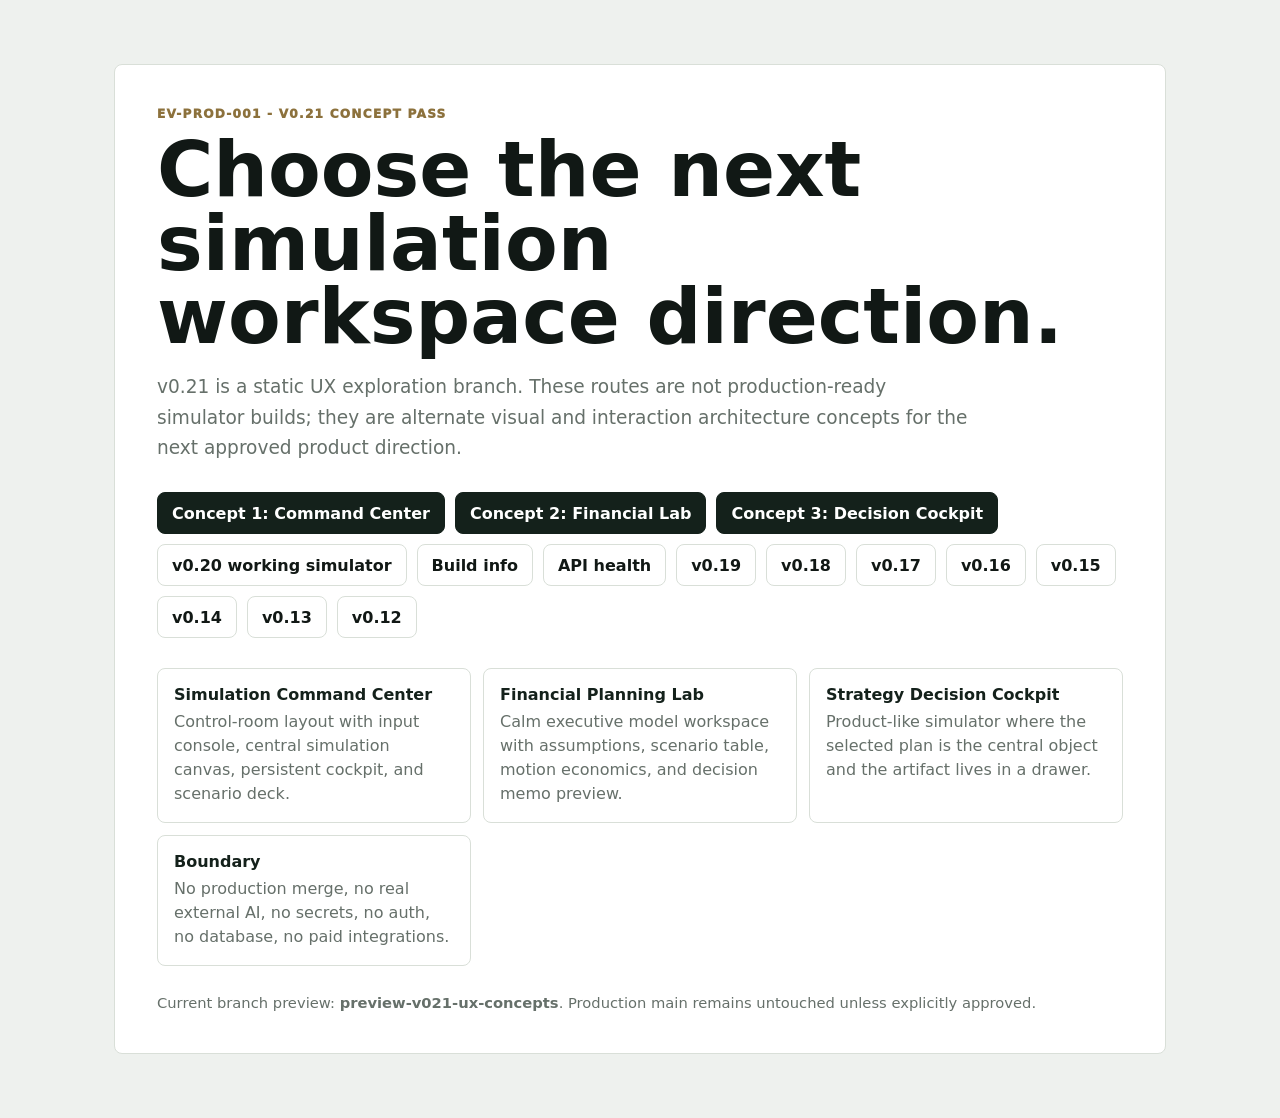
<file: public/index.html>
<!doctype html>
<html lang="en">
<head>
  <meta charset="utf-8" />
  <meta name="viewport" content="width=device-width, initial-scale=1" />
  <title>EV-PROD-001 - v0.21 UX Concepts</title>
  <meta name="description" content="EV-PROD-001 v0.21 simulation workspace concept pass." />
  <style>
    :root { --bg:#eef1ee; --paper:#fff; --ink:#111815; --muted:#66706a; --line:#d9dfd8; --deep:#14211b; --gold:#8c713c; --blue:#2b6178; }
    * { box-sizing: border-box; }
    body { margin:0; font-family:Inter,ui-sans-serif,system-ui,-apple-system,BlinkMacSystemFont,"Segoe UI",sans-serif; background:var(--bg); color:var(--ink); min-height:100vh; }
    main { width:min(1180px,100%); margin:0 auto; padding:clamp(22px,5vw,64px); }
    .shell { border:1px solid var(--line); background:var(--paper); border-radius:8px; padding:clamp(22px,4vw,42px); }
    .eyebrow { color:var(--gold); font-weight:950; letter-spacing:.1em; text-transform:uppercase; font-size:.76rem; }
    h1 { font-size:clamp(2.2rem,6vw,5.4rem); line-height:.96; margin:12px 0 18px; letter-spacing:0; max-width:920px; }
    p { color:var(--muted); font-size:clamp(1rem,2vw,1.16rem); line-height:1.65; max-width:820px; margin:0 0 24px; }
    .actions { display:flex; gap:10px; flex-wrap:wrap; margin:28px 0 30px; }
    .button { display:inline-flex; align-items:center; justify-content:center; min-height:42px; border-radius:8px; padding:10px 14px; font-weight:900; text-decoration:none; border:1px solid var(--line); color:var(--ink); background:#fff; }
    .primary { background:var(--deep); border-color:var(--deep); color:#fff; }
    .grid { display:grid; grid-template-columns:repeat(auto-fit,minmax(240px,1fr)); gap:12px; margin-top:24px; }
    .card { border:1px solid var(--line); border-radius:8px; padding:16px; background:#fff; }
    .card strong { display:block; margin-bottom:6px; color:var(--deep); }
    .card span { color:var(--muted); line-height:1.5; }
    footer { margin-top:28px; color:var(--muted); font-size:.92rem; }
  </style>
</head>
<body>
  <main>
    <section class="shell">
      <div class="eyebrow">EV-PROD-001 - v0.21 concept pass</div>
      <h1>Choose the next simulation workspace direction.</h1>
      <p>v0.21 is a static UX exploration branch. These routes are not production-ready simulator builds; they are alternate visual and interaction architecture concepts for the next approved product direction.</p>
      <div class="actions" aria-label="Concept and prototype routes">
        <a class="button primary" href="/concept-command-center.html">Concept 1: Command Center</a>
        <a class="button primary" href="/concept-financial-lab.html">Concept 2: Financial Lab</a>
        <a class="button primary" href="/concept-decision-cockpit.html">Concept 3: Decision Cockpit</a>
        <a class="button" href="/simulator-v20.html">v0.20 working simulator</a>
        <a class="button" href="/build-info.html">Build info</a>
        <a class="button" href="/api/health">API health</a>
        <a class="button" href="/simulator-v19.html">v0.19</a>
        <a class="button" href="/simulator-v18.html">v0.18</a>
        <a class="button" href="/simulator-v17.html">v0.17</a>
        <a class="button" href="/simulator-v16.html">v0.16</a>
        <a class="button" href="/simulator-v15.html">v0.15</a>
        <a class="button" href="/simulator-v14.html">v0.14</a>
        <a class="button" href="/simulator-v13.html">v0.13</a>
        <a class="button" href="/simulator.html">v0.12</a>
      </div>
      <div class="grid">
        <div class="card"><strong>Simulation Command Center</strong><span>Control-room layout with input console, central simulation canvas, persistent cockpit, and scenario deck.</span></div>
        <div class="card"><strong>Financial Planning Lab</strong><span>Calm executive model workspace with assumptions, scenario table, motion economics, and decision memo preview.</span></div>
        <div class="card"><strong>Strategy Decision Cockpit</strong><span>Product-like simulator where the selected plan is the central object and the artifact lives in a drawer.</span></div>
        <div class="card"><strong>Boundary</strong><span>No production merge, no real external AI, no secrets, no auth, no database, no paid integrations.</span></div>
      </div>
      <footer>Current branch preview: <strong>preview-v021-ux-concepts</strong>. Production main remains untouched unless explicitly approved.</footer>
    </section>
  </main>
</body>
</html>
</file>
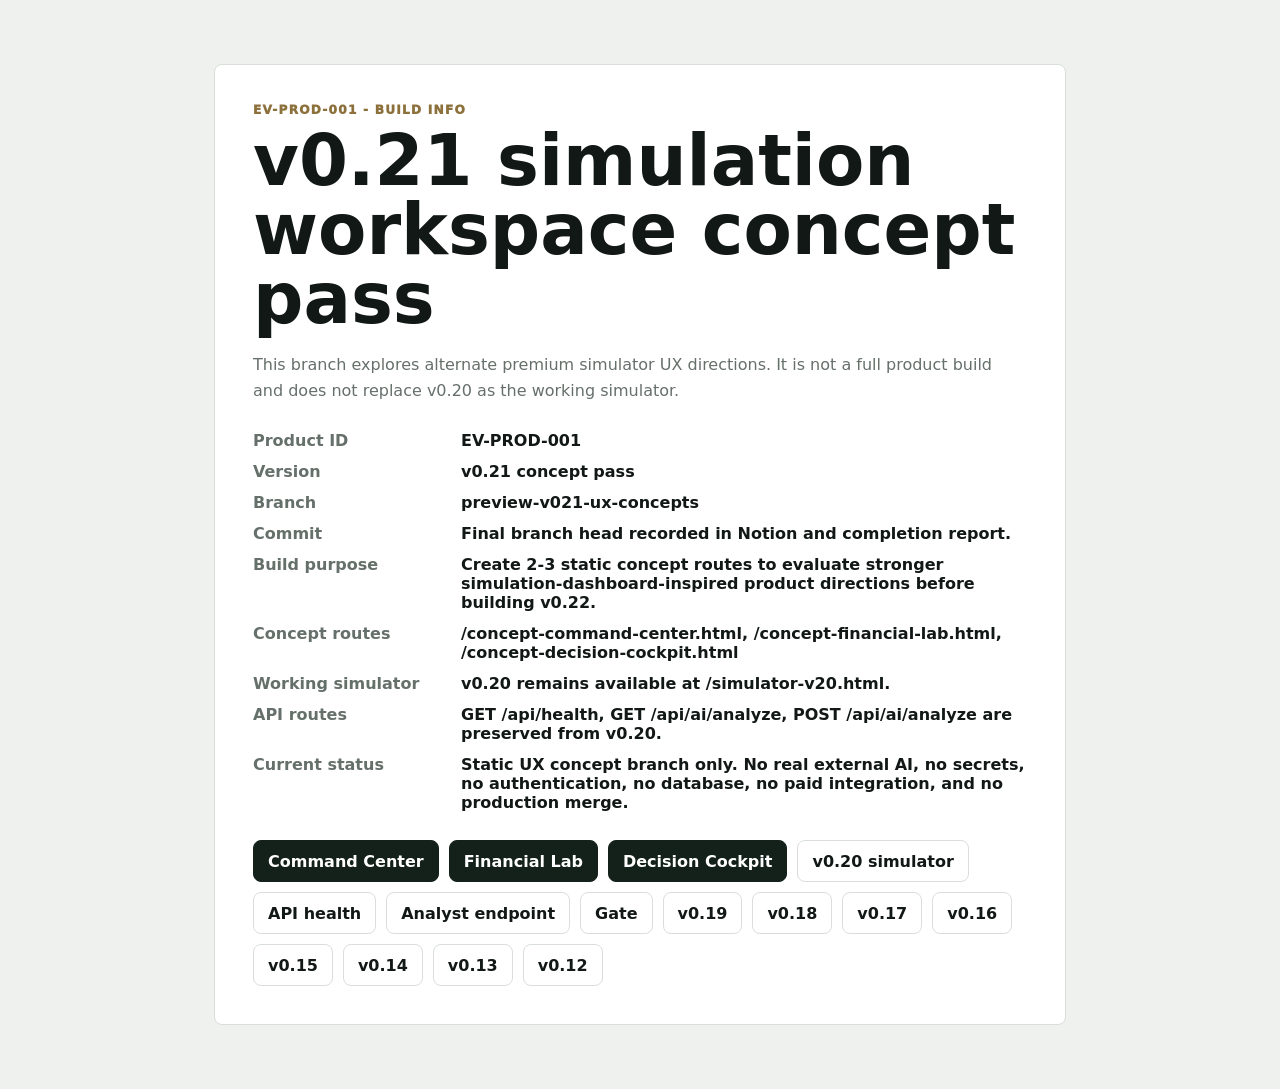
<file: public/build-info.html>
<!doctype html>
<html lang="en">
<head>
  <meta charset="utf-8" />
  <meta name="viewport" content="width=device-width, initial-scale=1" />
  <title>EV-PROD-001 - v0.21 Build Info</title>
  <meta name="description" content="Build information for the EV-PROD-001 v0.21 simulation workspace concept pass." />
  <style>
    :root { --bg:#eef1ee; --paper:#fff; --ink:#111815; --muted:#66706a; --line:#d9dfd8; --deep:#14211b; --gold:#8c713c; }
    * { box-sizing: border-box; } body { margin:0; background:var(--bg); color:var(--ink); font-family:Inter,ui-sans-serif,system-ui,-apple-system,BlinkMacSystemFont,"Segoe UI",sans-serif; min-height:100vh; }
    main { width:min(980px,100%); margin:0 auto; padding:clamp(24px,5vw,64px); } .panel { background:var(--paper); border:1px solid var(--line); border-radius:8px; padding:clamp(22px,4vw,38px); }
    .eyebrow { color:var(--gold); font-size:.76rem; font-weight:950; letter-spacing:.1em; text-transform:uppercase; } h1 { font-size:clamp(2.1rem,6vw,4.4rem); line-height:.98; letter-spacing:0; margin:10px 0 18px; } p { color:var(--muted); line-height:1.6; }
    dl { display:grid; grid-template-columns:190px 1fr; gap:12px 18px; margin:28px 0; } dt { color:var(--muted); font-weight:900; } dd { margin:0; font-weight:800; overflow-wrap:anywhere; }
    .routes { display:flex; flex-wrap:wrap; gap:10px; margin-top:22px; } a { color:inherit; } .button { border:1px solid var(--line); border-radius:8px; background:#fff; display:inline-flex; min-height:42px; align-items:center; justify-content:center; padding:10px 14px; text-decoration:none; font-weight:900; } .primary { background:var(--deep); border-color:var(--deep); color:#fff; }
    @media (max-width:700px) { dl { grid-template-columns:1fr; } }
  </style>
</head>
<body>
  <main>
    <section class="panel">
      <div class="eyebrow">EV-PROD-001 - Build Info</div>
      <h1>v0.21 simulation workspace concept pass</h1>
      <p>This branch explores alternate premium simulator UX directions. It is not a full product build and does not replace v0.20 as the working simulator.</p>
      <dl>
        <dt>Product ID</dt><dd>EV-PROD-001</dd>
        <dt>Version</dt><dd>v0.21 concept pass</dd>
        <dt>Branch</dt><dd>preview-v021-ux-concepts</dd>
        <dt>Commit</dt><dd>Final branch head recorded in Notion and completion report.</dd>
        <dt>Build purpose</dt><dd>Create 2-3 static concept routes to evaluate stronger simulation-dashboard-inspired product directions before building v0.22.</dd>
        <dt>Concept routes</dt><dd>/concept-command-center.html, /concept-financial-lab.html, /concept-decision-cockpit.html</dd>
        <dt>Working simulator</dt><dd>v0.20 remains available at /simulator-v20.html.</dd>
        <dt>API routes</dt><dd>GET /api/health, GET /api/ai/analyze, POST /api/ai/analyze are preserved from v0.20.</dd>
        <dt>Current status</dt><dd>Static UX concept branch only. No real external AI, no secrets, no authentication, no database, no paid integration, and no production merge.</dd>
      </dl>
      <div class="routes" aria-label="Route links">
        <a class="button primary" href="/concept-command-center.html">Command Center</a>
        <a class="button primary" href="/concept-financial-lab.html">Financial Lab</a>
        <a class="button primary" href="/concept-decision-cockpit.html">Decision Cockpit</a>
        <a class="button" href="/simulator-v20.html">v0.20 simulator</a>
        <a class="button" href="/api/health">API health</a>
        <a class="button" href="/api/ai/analyze">Analyst endpoint</a>
        <a class="button" href="/">Gate</a>
        <a class="button" href="/simulator-v19.html">v0.19</a>
        <a class="button" href="/simulator-v18.html">v0.18</a>
        <a class="button" href="/simulator-v17.html">v0.17</a>
        <a class="button" href="/simulator-v16.html">v0.16</a>
        <a class="button" href="/simulator-v15.html">v0.15</a>
        <a class="button" href="/simulator-v14.html">v0.14</a>
        <a class="button" href="/simulator-v13.html">v0.13</a>
        <a class="button" href="/simulator.html">v0.12</a>
      </div>
    </section>
  </main>
</body>
</html>
</file>
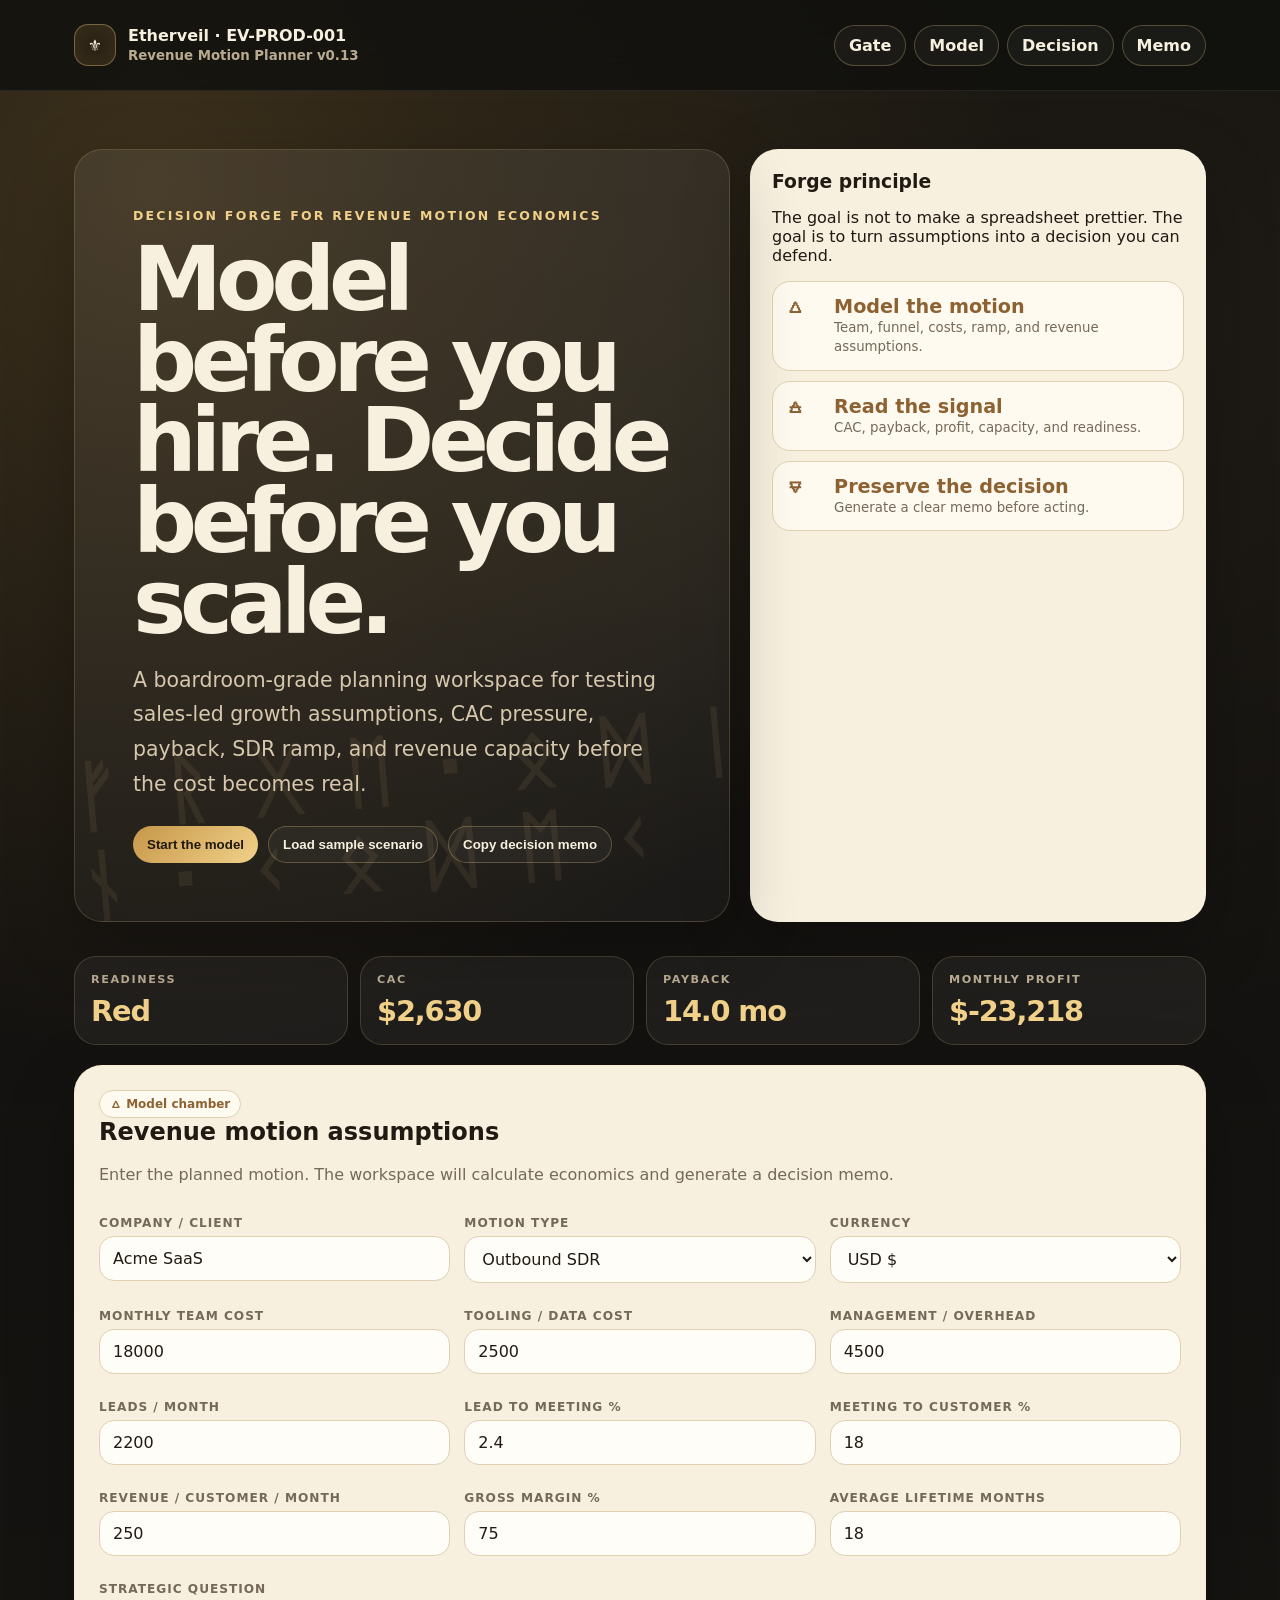
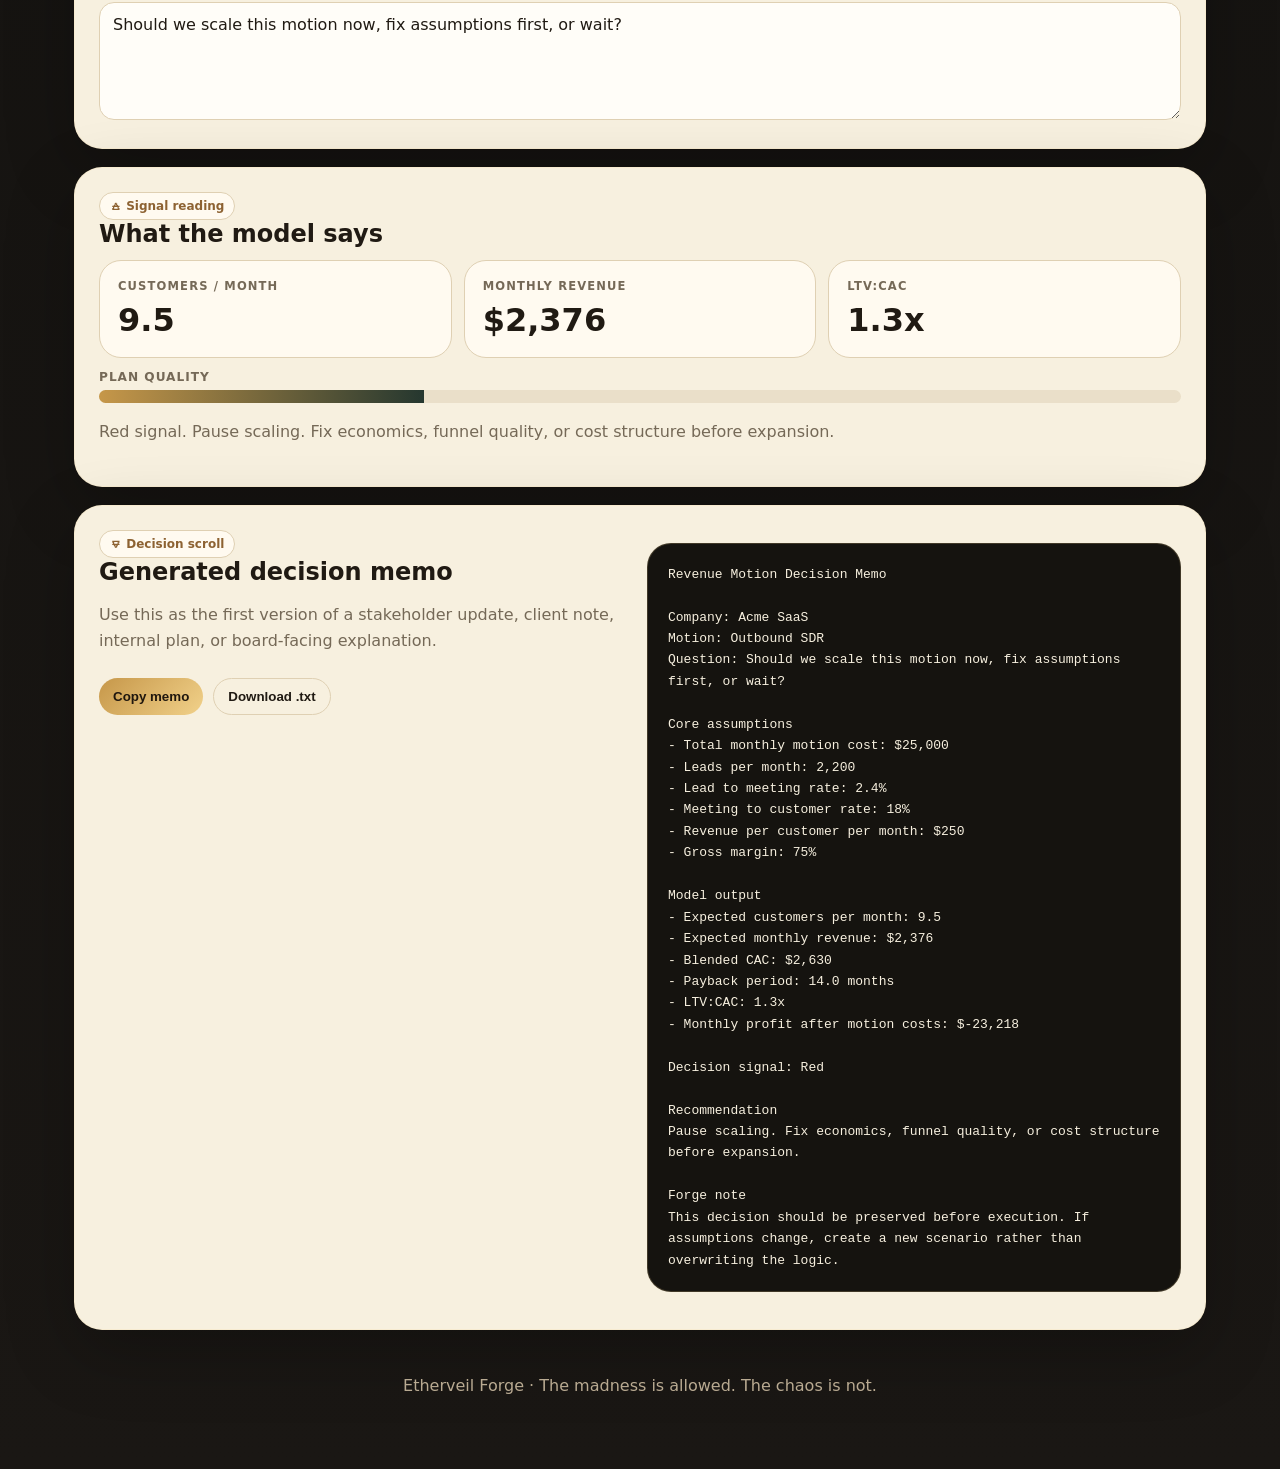
<file: public/simulator-v13.html>
<!doctype html>
<html lang="en">
<head>
  <meta charset="utf-8" />
  <meta name="viewport" content="width=device-width, initial-scale=1" />
  <title>Revenue Motion Planner · v0.13</title>
  <meta name="description" content="A decision memo workspace for modeling revenue motion economics before scaling." />
  <style>
    :root{--bg:#11100e;--bg2:#1a1714;--panel:#f7f0df;--paper:#fffaf0;--ink:#201a13;--muted:#756957;--gold:#c69749;--gold2:#f1d18a;--bronze:#8d6232;--green:#25372f;--red:#8f3d35;--line:#dfd0b3;--shadow:0 22px 70px rgba(0,0,0,.24);--r:28px}*{box-sizing:border-box}html{scroll-behavior:smooth}body{margin:0;font-family:Inter,ui-sans-serif,system-ui,-apple-system,BlinkMacSystemFont,"Segoe UI",sans-serif;background:radial-gradient(circle at 12% 6%,rgba(198,151,73,.24),transparent 28%),radial-gradient(circle at 86% 10%,rgba(97,81,55,.18),transparent 24%),linear-gradient(180deg,var(--bg),var(--bg2));color:var(--panel);min-height:100vh}body:before{content:"";position:fixed;inset:0;pointer-events:none;opacity:.12;background-image:linear-gradient(90deg,rgba(255,255,255,.06) 1px,transparent 1px),linear-gradient(rgba(255,255,255,.05) 1px,transparent 1px);background-size:72px 72px;mask-image:linear-gradient(180deg,#000,transparent)}a{color:var(--gold2);text-decoration:none}.wrap{width:min(1180px,100%);margin:auto;padding:24px}header{position:sticky;top:0;z-index:10;backdrop-filter:blur(18px);background:rgba(17,16,14,.82);border-bottom:1px solid rgba(255,255,255,.08)}.nav{display:flex;justify-content:space-between;align-items:center;gap:18px}.brand{display:flex;align-items:center;gap:12px;font-weight:900}.sigil{width:42px;height:42px;border:1px solid rgba(241,209,138,.38);border-radius:14px;display:grid;place-items:center;background:rgba(198,151,73,.12);box-shadow:inset 0 0 18px rgba(198,151,73,.12)}.navlinks{display:flex;gap:8px;flex-wrap:wrap}.navlinks a,.btn{border:1px solid rgba(241,209,138,.28);border-radius:999px;padding:10px 14px;color:var(--panel);font-weight:800;background:rgba(255,255,255,.04);cursor:pointer}.btn.primary{background:linear-gradient(135deg,var(--gold),var(--gold2));color:#20170e;border:0}.btn.ghost{background:transparent;color:var(--ink);border:1px solid var(--line)}.hero{display:grid;grid-template-columns:1.18fr .82fr;gap:20px;align-items:stretch;padding:34px 0 22px}@media(max-width:900px){.hero{grid-template-columns:1fr}.nav{align-items:flex-start;flex-direction:column}}.heroCard,.panel{border:1px solid rgba(241,209,138,.18);border-radius:var(--r);background:linear-gradient(180deg,rgba(255,255,255,.07),rgba(255,255,255,.035));box-shadow:var(--shadow)}.heroCard{padding:clamp(28px,5vw,58px);position:relative;overflow:hidden}.heroCard:after{content:"ᚠ ᚱ ᚷ ᛖ  ·  ᛟ ᛞ ᛁ ᚾ  ·  ᚲ ᛟ ᛞ ᛖ ᚲ";position:absolute;right:-30px;bottom:18px;font-size:clamp(2rem,6vw,5.4rem);color:rgba(241,209,138,.08);font-weight:900;letter-spacing:.12em;transform:rotate(-5deg)}.eyebrow{color:var(--gold2);font-size:.78rem;letter-spacing:.18em;text-transform:uppercase;font-weight:900;margin-bottom:16px}h1{font-size:clamp(2.8rem,7vw,6.6rem);line-height:.9;letter-spacing:-.07em;margin:0 0 20px}.lead{font-size:clamp(1.05rem,2vw,1.28rem);line-height:1.7;color:#d6c7ad;max-width:780px}.heroBtns{display:flex;gap:10px;flex-wrap:wrap;margin-top:24px}.sidePanel{padding:22px;background:var(--panel);color:var(--ink);border-radius:var(--r);box-shadow:var(--shadow)}.sidePanel h3,.panel h2,.panel h3{margin:0 0 12px}.runelist{display:grid;gap:10px;margin-top:14px}.rune{display:grid;grid-template-columns:38px 1fr;gap:10px;align-items:start;padding:13px;border:1px solid var(--line);border-radius:18px;background:var(--paper)}.rune b:first-child{color:var(--bronze);font-size:1.2rem}.rune small{display:block;color:var(--muted);line-height:1.45}.kpis{display:grid;grid-template-columns:repeat(4,1fr);gap:12px;margin:12px 0 20px}@media(max-width:900px){.kpis{grid-template-columns:1fr 1fr}}.kpi{padding:16px;border-radius:22px;border:1px solid rgba(241,209,138,.18);background:rgba(255,255,255,.05)}.kpi span{display:block;color:#b9aa92;text-transform:uppercase;font-size:.7rem;letter-spacing:.14em;font-weight:900}.kpi strong{display:block;margin-top:8px;font-size:1.8rem;color:var(--gold2);letter-spacing:-.04em}.panel{background:var(--panel);color:var(--ink);padding:24px;margin:18px 0}.panel p{color:var(--muted);line-height:1.65}.grid{display:grid;grid-template-columns:repeat(12,1fr);gap:14px}.col4{grid-column:span 4}.col12{grid-column:span 12}@media(max-width:900px){.col4{grid-column:span 12}}label{display:block;color:var(--muted);font-size:.76rem;font-weight:900;text-transform:uppercase;letter-spacing:.08em;margin:12px 0 6px}input,select,textarea{width:100%;padding:12px 13px;border:1px solid var(--line);border-radius:15px;background:#fffdf8;color:var(--ink);font:inherit}textarea{min-height:118px;resize:vertical}.badge{display:inline-flex;align-items:center;border:1px solid var(--line);border-radius:999px;padding:6px 10px;font-size:.75rem;font-weight:900;color:var(--bronze);background:#fffaf0}.bar{height:13px;border-radius:999px;background:#eadfc9;overflow:hidden}.fill{height:100%;background:linear-gradient(90deg,var(--gold),var(--green));width:10%}.results{display:grid;grid-template-columns:repeat(3,1fr);gap:12px}@media(max-width:900px){.results{grid-template-columns:1fr}}.result{padding:18px;border-radius:22px;background:#fffaf0;border:1px solid var(--line)}.result span{display:block;color:var(--muted);font-size:.72rem;text-transform:uppercase;letter-spacing:.1em;font-weight:900}.result strong{display:block;font-size:2rem;margin-top:8px}.memo{white-space:pre-wrap;background:#15130f;color:#f7f0df;border:1px solid rgba(241,209,138,.2);border-radius:24px;padding:20px;line-height:1.65;min-height:300px}.two{display:grid;grid-template-columns:1fr 1fr;gap:14px}@media(max-width:900px){.two{grid-template-columns:1fr}}footer{padding:28px 0 50px;color:#b9aa92;text-align:center}
  </style>
</head>
<body>
<header><div class="wrap nav"><div class="brand"><div class="sigil">⚜️</div><div><div>Etherveil · EV-PROD-001</div><small style="color:#b9aa92">Revenue Motion Planner v0.13</small></div></div><nav class="navlinks"><a href="/">Gate</a><a href="#model">Model</a><a href="#decision">Decision</a><a href="#memo">Memo</a></nav></div></header>
<main class="wrap">
  <section class="hero"><div class="heroCard"><div class="eyebrow">Decision forge for revenue motion economics</div><h1>Model before you hire. Decide before you scale.</h1><p class="lead">A boardroom-grade planning workspace for testing sales-led growth assumptions, CAC pressure, payback, SDR ramp, and revenue capacity before the cost becomes real.</p><div class="heroBtns"><button class="btn primary" onclick="document.getElementById('model').scrollIntoView()">Start the model</button><button class="btn" onclick="seedExample()">Load sample scenario</button><button class="btn" onclick="copyMemo()">Copy decision memo</button></div></div><aside class="sidePanel"><h3>Forge principle</h3><p>The goal is not to make a spreadsheet prettier. The goal is to turn assumptions into a decision you can defend.</p><div class="runelist"><div class="rune"><b>🜂</b><div><b>Model the motion</b><small>Team, funnel, costs, ramp, and revenue assumptions.</small></div></div><div class="rune"><b>🜁</b><div><b>Read the signal</b><small>CAC, payback, profit, capacity, and readiness.</small></div></div><div class="rune"><b>🜃</b><div><b>Preserve the decision</b><small>Generate a clear memo before acting.</small></div></div></div></aside></section>
  <div class="kpis" id="decision"><div class="kpi"><span>Readiness</span><strong id="readiness">—</strong></div><div class="kpi"><span>CAC</span><strong id="cac">—</strong></div><div class="kpi"><span>Payback</span><strong id="payback">—</strong></div><div class="kpi"><span>Monthly profit</span><strong id="profit">—</strong></div></div>
  <section class="panel" id="model"><div class="badge">🜂 Model chamber</div><h2>Revenue motion assumptions</h2><p>Enter the planned motion. The workspace will calculate economics and generate a decision memo.</p><div class="grid"><div class="col4"><label>Company / client</label><input id="company" value="Acme SaaS"></div><div class="col4"><label>Motion type</label><select id="motion"><option>Outbound SDR</option><option>Inbound sales</option><option>Paid acquisition</option><option>Partner / referral</option><option>Consulting / agency-led</option></select></div><div class="col4"><label>Currency</label><select id="currency"><option value="$">USD $</option><option value="€">EUR €</option><option value="£">GBP £</option><option value="₨">PKR ₨</option><option value="د.إ">AED د.إ</option></select></div><div class="col4"><label>Monthly team cost</label><input id="teamCost" type="number" value="18000"></div><div class="col4"><label>Tooling / data cost</label><input id="toolsCost" type="number" value="2500"></div><div class="col4"><label>Management / overhead</label><input id="overhead" type="number" value="4500"></div><div class="col4"><label>Leads / month</label><input id="leads" type="number" value="2200"></div><div class="col4"><label>Lead to meeting %</label><input id="leadToMeeting" type="number" value="2.4"></div><div class="col4"><label>Meeting to customer %</label><input id="meetingToCustomer" type="number" value="18"></div><div class="col4"><label>Revenue / customer / month</label><input id="arpu" type="number" value="250"></div><div class="col4"><label>Gross margin %</label><input id="margin" type="number" value="75"></div><div class="col4"><label>Average lifetime months</label><input id="lifetime" type="number" value="18"></div><div class="col12"><label>Strategic question</label><textarea id="question">Should we scale this motion now, fix assumptions first, or wait?</textarea></div></div></section>
  <section class="panel"><div class="badge">🜁 Signal reading</div><h2>What the model says</h2><div class="results"><div class="result"><span>Customers / month</span><strong id="customers">—</strong></div><div class="result"><span>Monthly revenue</span><strong id="revenue">—</strong></div><div class="result"><span>LTV:CAC</span><strong id="ltvCac">—</strong></div></div><label>Plan quality</label><div class="bar"><div class="fill" id="quality"></div></div><p id="explain">Enter assumptions to reveal the signal.</p></section>
  <section class="panel" id="memo"><div class="two"><div><div class="badge">🜃 Decision scroll</div><h2>Generated decision memo</h2><p>Use this as the first version of a stakeholder update, client note, internal plan, or board-facing explanation.</p><div class="heroBtns"><button class="btn primary" onclick="copyMemo()">Copy memo</button><button class="btn ghost" onclick="downloadMemo()">Download .txt</button></div></div><pre class="memo" id="memoText"></pre></div></section>
  <footer>Etherveil Forge · The madness is allowed. The chaos is not.</footer>
</main>
<script>
const $=id=>document.getElementById(id);const fields=['company','motion','currency','teamCost','toolsCost','overhead','leads','leadToMeeting','meetingToCustomer','arpu','margin','lifetime','question'];fields.forEach(id=>$(id).addEventListener('input',calc));fields.forEach(id=>$(id).addEventListener('change',calc));function n(id){return Number($(id).value)||0}function money(v){return $('currency').value+Math.round(v).toLocaleString()}function calc(){const cost=n('teamCost')+n('toolsCost')+n('overhead'),meet=n('leads')*n('leadToMeeting')/100,cust=meet*n('meetingToCustomer')/100,rev=cust*n('arpu'),gm=rev*n('margin')/100,profit=gm-cost,cac=cust?cost/cust:0,ltv=n('arpu')*(n('margin')/100)*n('lifetime'),ltvCac=cac?ltv/cac:0,payback=cac&&n('arpu')?cac/(n('arpu')*n('margin')/100):0;let score=0;if(cust>=5)score+=20;if(profit>0)score+=25;if(payback>0&&payback<=12)score+=25;if(ltvCac>=3)score+=20;if(n('leads')>0&&n('arpu')>0)score+=10;let status='Red';if(score>=75)status='Green';else if(score>=45)status='Yellow';$('customers').textContent=cust.toFixed(1);$('revenue').textContent=money(rev);$('cac').textContent=cust?money(cac):'—';$('payback').textContent=payback?payback.toFixed(1)+' mo':'—';$('profit').textContent=money(profit);$('ltvCac').textContent=ltvCac?ltvCac.toFixed(1)+'x':'—';$('readiness').textContent=status;$('quality').style.width=Math.max(8,score)+'%';let rec=status==='Green'?'Scale cautiously with monitoring.':status==='Yellow'?'Do not scale blindly. Improve weak assumptions before adding spend or headcount.':'Pause scaling. Fix economics, funnel quality, or cost structure before expansion.';$('explain').textContent=`${status} signal. ${rec}`;$('memoText').textContent=`Revenue Motion Decision Memo\n\nCompany: ${$('company').value}\nMotion: ${$('motion').value}\nQuestion: ${$('question').value}\n\nCore assumptions\n- Total monthly motion cost: ${money(cost)}\n- Leads per month: ${n('leads').toLocaleString()}\n- Lead to meeting rate: ${n('leadToMeeting')}%\n- Meeting to customer rate: ${n('meetingToCustomer')}%\n- Revenue per customer per month: ${money(n('arpu'))}\n- Gross margin: ${n('margin')}%\n\nModel output\n- Expected customers per month: ${cust.toFixed(1)}\n- Expected monthly revenue: ${money(rev)}\n- Blended CAC: ${cust?money(cac):'n/a'}\n- Payback period: ${payback?payback.toFixed(1)+' months':'n/a'}\n- LTV:CAC: ${ltvCac?ltvCac.toFixed(1)+'x':'n/a'}\n- Monthly profit after motion costs: ${money(profit)}\n\nDecision signal: ${status}\n\nRecommendation\n${rec}\n\nForge note\nThis decision should be preserved before execution. If assumptions change, create a new scenario rather than overwriting the logic.`}function copyMemo(){navigator.clipboard.writeText($('memoText').textContent)}function downloadMemo(){const b=new Blob([$('memoText').textContent],{type:'text/plain'}),a=document.createElement('a');a.href=URL.createObjectURL(b);a.download='revenue-motion-decision-memo.txt';a.click();URL.revokeObjectURL(a.href)}function seedExample(){$('company').value='Example B2B SaaS';$('motion').value='Outbound SDR';$('teamCost').value=24000;$('toolsCost').value=3200;$('overhead').value=6000;$('leads').value=4000;$('leadToMeeting').value=3.2;$('meetingToCustomer').value=22;$('arpu').value=280;$('margin').value=78;$('lifetime').value=24;$('question').value='Should we expand this outbound motion next quarter?';calc()}calc();
</script>
</body>
</html>
</file>
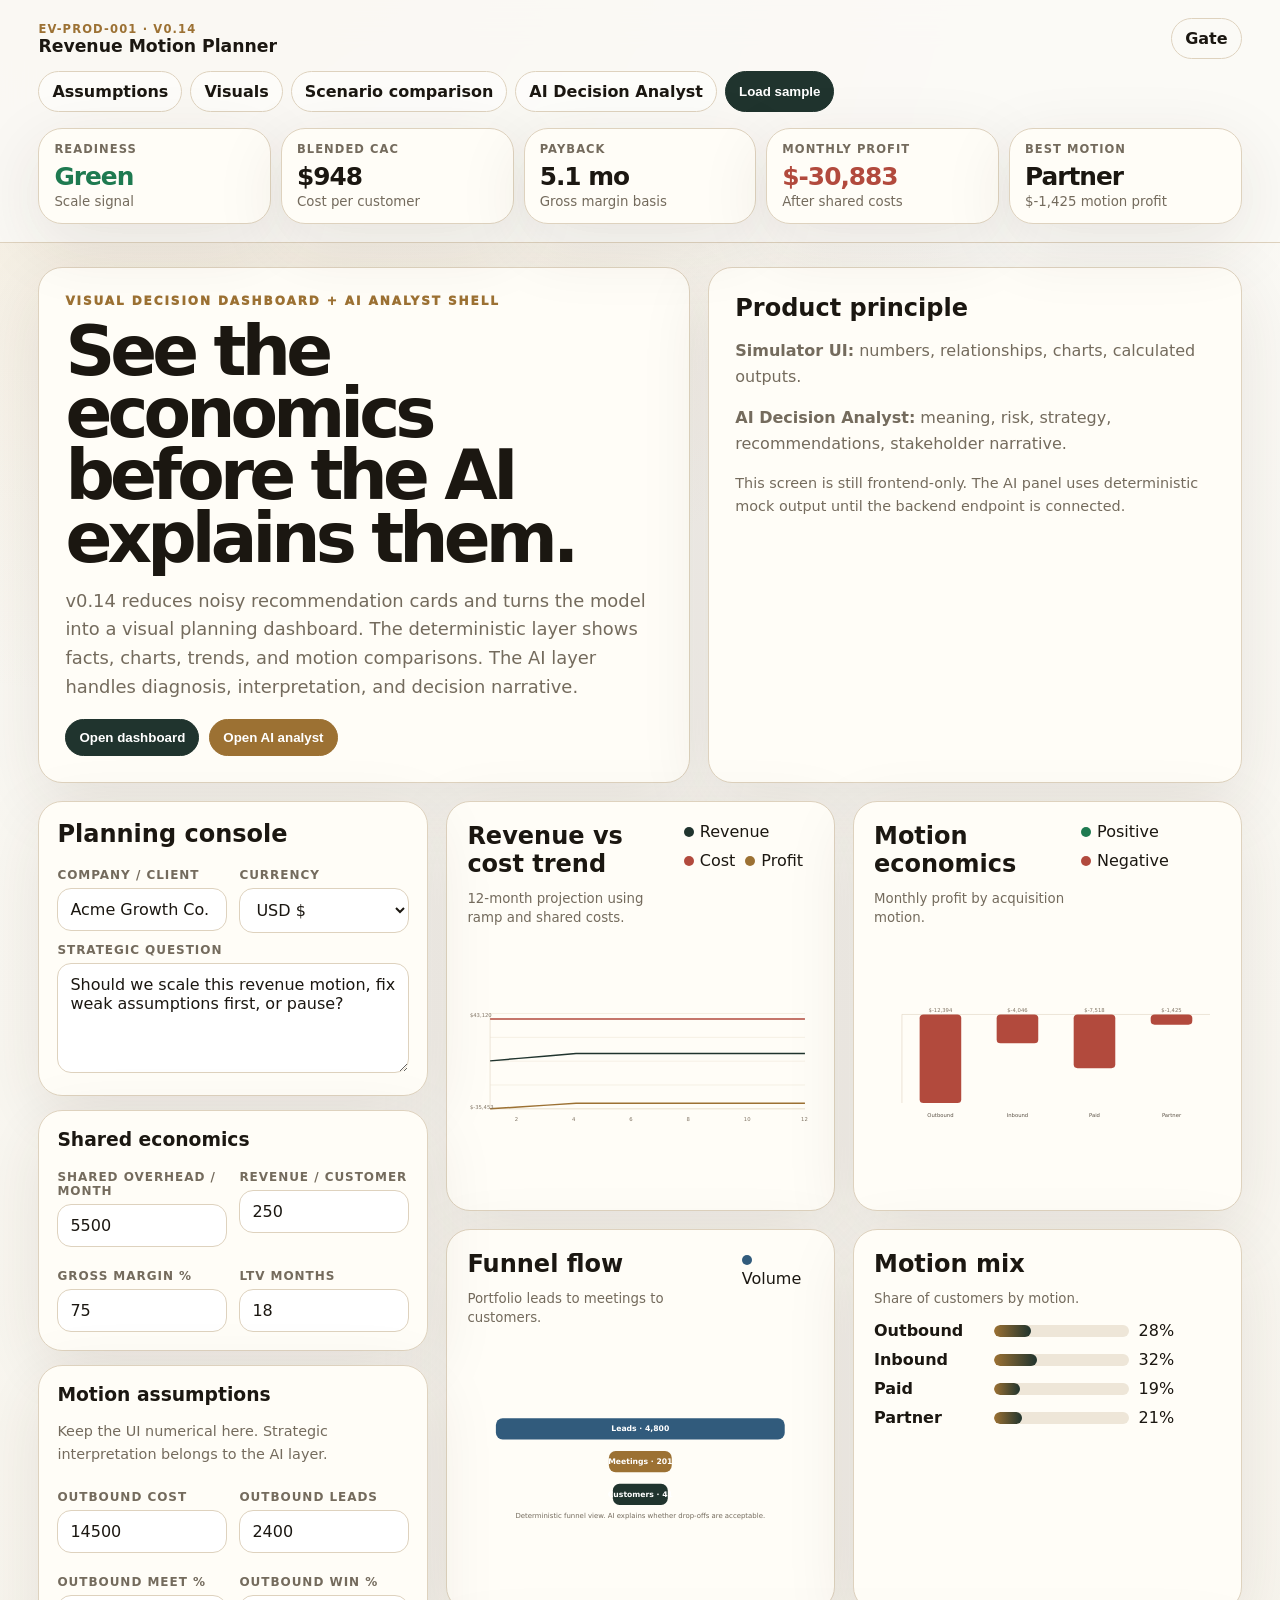
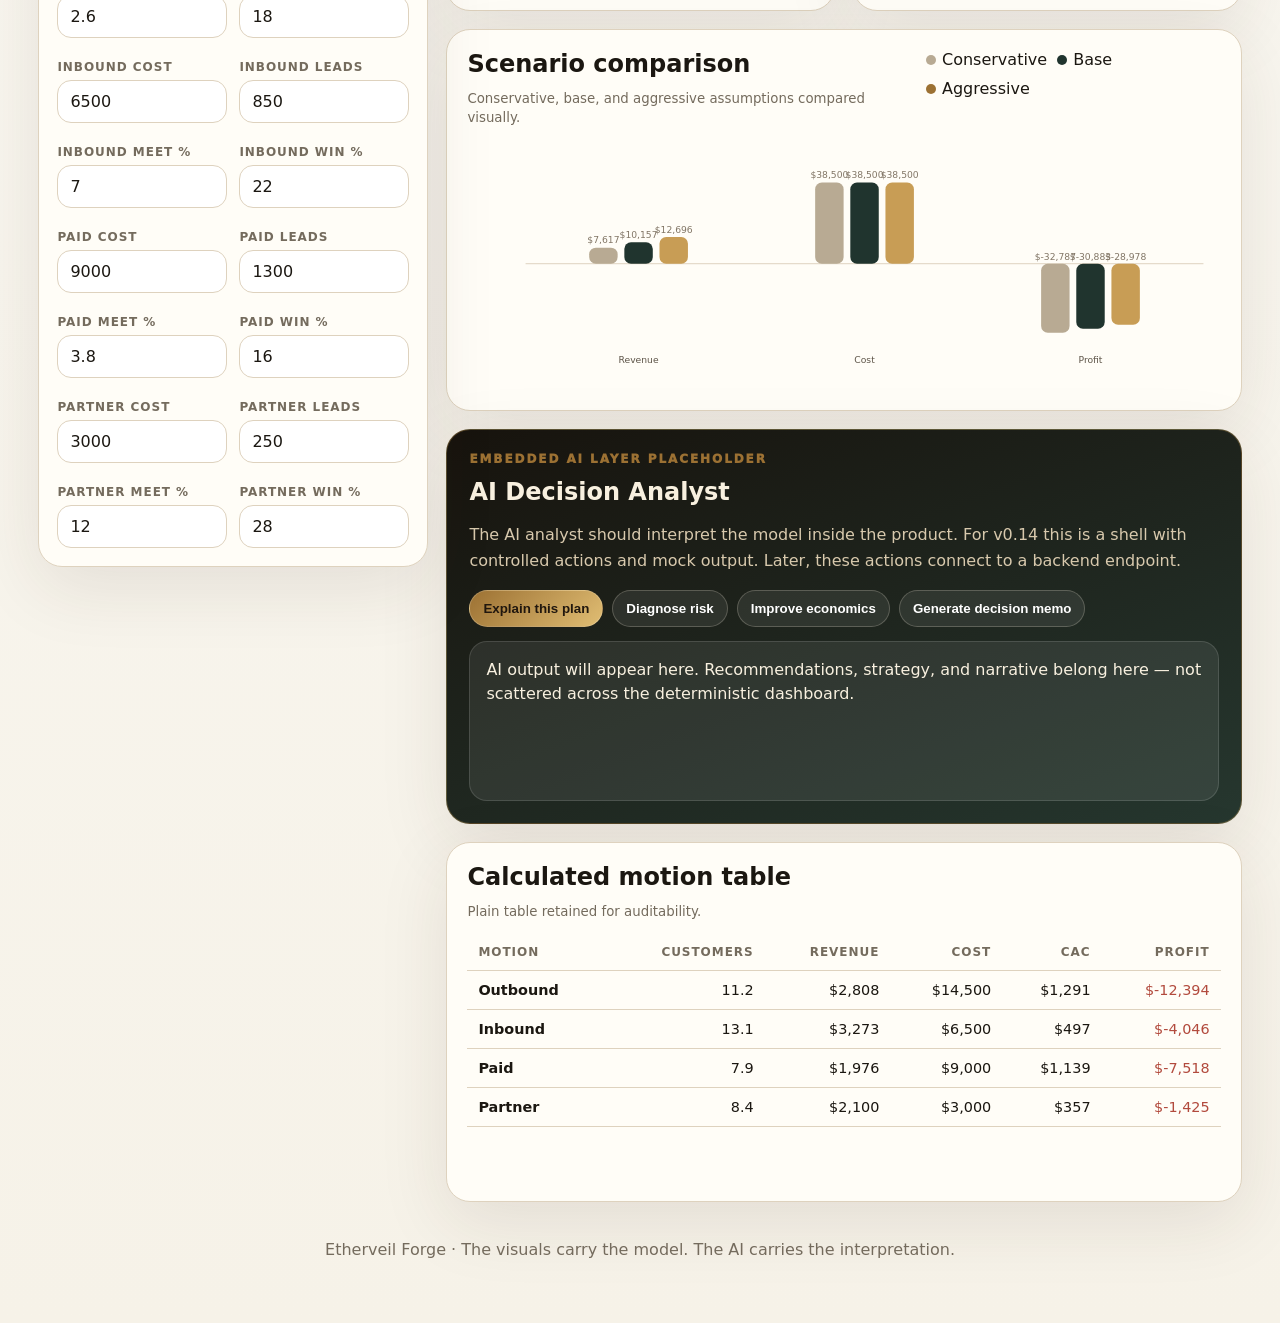
<file: public/simulator-v14.html>
<!doctype html>
<html lang="en">
<head>
  <meta charset="utf-8" />
  <meta name="viewport" content="width=device-width,initial-scale=1" />
  <title>Revenue Motion Planner · v0.14</title>
  <meta name="description" content="Visual decision dashboard and AI Decision Analyst shell for revenue motion economics." />
  <style>
    :root{--bg:#f6f2e8;--paper:#fffdf7;--ink:#1b1711;--muted:#746b5d;--line:#ded2be;--soft:#eee6d8;--deep:#20342e;--gold:#9c7133;--gold2:#c89d55;--good:#1e7a50;--warn:#aa7418;--bad:#b24a3d;--blue:#315b7c;--shadow:0 20px 70px rgba(54,43,25,.10);--r:24px}
    *{box-sizing:border-box}html{scroll-behavior:smooth}body{margin:0;background:radial-gradient(circle at 12% -8%,rgba(200,157,85,.22),transparent 28%),linear-gradient(180deg,#fbfaf6,var(--bg));color:var(--ink);font-family:Inter,ui-sans-serif,system-ui,-apple-system,BlinkMacSystemFont,"Segoe UI",sans-serif}
    header{position:sticky;top:0;z-index:50;background:rgba(251,250,246,.88);backdrop-filter:blur(18px);border-bottom:1px solid var(--line)}
    .wrap{width:min(1440px,100%);margin:auto;padding:18px clamp(16px,3vw,42px)}
    .top{display:flex;justify-content:space-between;align-items:center;gap:16px}.brand small{display:block;color:var(--gold);font-weight:900;letter-spacing:.1em;text-transform:uppercase;font-size:.72rem}.brand b{font-size:1.08rem}
    .nav{display:flex;gap:8px;overflow:auto;margin-top:12px;padding-bottom:2px}.nav a,.btn{border:1px solid var(--line);border-radius:999px;padding:10px 13px;color:var(--ink);background:rgba(255,255,255,.5);text-decoration:none;font-weight:850;white-space:nowrap;cursor:pointer}.btn.primary{background:var(--deep);color:#fff;border-color:var(--deep)}.btn.gold{background:var(--gold);color:#fff;border-color:var(--gold)}.btn.ghost{background:transparent}
    .strip{display:grid;grid-template-columns:repeat(5,1fr);gap:10px;margin-top:14px}@media(max-width:960px){.strip{grid-template-columns:repeat(2,1fr)}}@media(max-width:560px){.strip{grid-template-columns:1fr}}
    .metric,.panel,.chart,.ai,.inputCard{background:var(--paper);border:1px solid var(--line);border-radius:var(--r);box-shadow:var(--shadow)}
    .metric{padding:13px 15px}.metric span{display:block;color:var(--muted);font-size:.72rem;text-transform:uppercase;letter-spacing:.09em;font-weight:900}.metric strong{display:block;font-size:1.55rem;letter-spacing:-.04em;margin-top:6px}.metric small{color:var(--muted)}
    .good{color:var(--good)}.warn{color:var(--warn)}.bad{color:var(--bad)}
    main{width:min(1440px,100%);margin:auto;padding:24px clamp(16px,3vw,42px);display:grid;gap:18px}
    .hero{display:grid;grid-template-columns:1.1fr .9fr;gap:18px}@media(max-width:1050px){.hero{grid-template-columns:1fr}}
    .panel{padding:26px}.eyebrow{color:var(--gold);font-size:.75rem;text-transform:uppercase;letter-spacing:.16em;font-weight:950;margin-bottom:12px}
    h1{font-size:clamp(2.2rem,5.4vw,5.8rem);line-height:.9;letter-spacing:-.07em;margin:0 0 16px}h2,h3{margin:0 0 10px}.lead,p{color:var(--muted);line-height:1.6}.lead{font-size:1.12rem;max-width:820px}.heroActions{display:flex;gap:10px;flex-wrap:wrap;margin-top:18px}
    .layout{display:grid;grid-template-columns:minmax(300px,390px) 1fr;gap:18px;align-items:start}@media(max-width:1100px){.layout{grid-template-columns:1fr}}
    .inputs{position:sticky;top:162px;display:grid;gap:14px}@media(max-width:1100px){.inputs{position:static}}
    .inputCard{padding:18px}.grid2{display:grid;grid-template-columns:1fr 1fr;gap:12px}@media(max-width:700px){.grid2{grid-template-columns:1fr}}
    label{display:block;color:var(--muted);font-size:.75rem;text-transform:uppercase;letter-spacing:.08em;font-weight:900;margin:10px 0 6px}
    input,select,textarea{width:100%;border:1px solid var(--line);border-radius:14px;background:#fff;color:var(--ink);padding:11px 12px;font:inherit}input:focus,select:focus,textarea:focus{outline:2px solid rgba(156,113,51,.24)}
    textarea{min-height:110px;resize:vertical}
    .canvas{display:grid;gap:18px}.visualGrid{display:grid;grid-template-columns:repeat(2,1fr);gap:18px}@media(max-width:900px){.visualGrid{grid-template-columns:1fr}}
    .chart{padding:20px;min-height:360px}.chartHead{display:flex;justify-content:space-between;gap:12px;align-items:flex-start;margin-bottom:14px}.chartHead small{color:var(--muted)}.legend{display:flex;gap:10px;flex-wrap:wrap}.dot{display:inline-block;width:10px;height:10px;border-radius:50%;margin-right:6px}.deep{background:var(--deep)}.gold{background:var(--gold)}.blue{background:var(--blue)}.green{background:var(--good)}.red{background:var(--bad)}.mutedDot{background:#b8aa93}
    svg{width:100%;height:250px;display:block}.axis{stroke:#d8cbb5;stroke-width:1}.gridLine{stroke:#eadfcd;stroke-width:1}.lineCost{fill:none;stroke:var(--bad);stroke-width:3}.lineRevenue{fill:none;stroke:var(--deep);stroke-width:3}.lineProfit{fill:none;stroke:var(--gold);stroke-width:3}
    .barLabel{font-size:11px;fill:#5d5448}.tick{font-size:11px;fill:#817565}.bar{rx:8}.table{width:100%;border-collapse:collapse}th,td{padding:11px;border-bottom:1px solid var(--line);text-align:left;font-size:.9rem}th{color:var(--muted);font-size:.75rem;text-transform:uppercase;letter-spacing:.08em}.right{text-align:right}
    .ai{padding:22px;background:linear-gradient(160deg,#17130d,#26372f);color:#f8f0df;border-color:rgba(200,157,85,.35)}.ai p,.ai small{color:#d8c9ad}.aiActions{display:flex;gap:9px;flex-wrap:wrap;margin:14px 0}.ai .btn{border-color:rgba(248,240,223,.22);background:rgba(255,255,255,.08);color:#fff}.ai .btn.primary{background:linear-gradient(135deg,var(--gold),#e0bd73);color:#21170e}.aiOutput{background:rgba(255,255,255,.08);border:1px solid rgba(255,255,255,.13);border-radius:18px;padding:16px;white-space:pre-wrap;line-height:1.55;min-height:160px}
    .motionRows{display:grid;gap:10px}.motionRow{display:grid;grid-template-columns:110px 1fr 82px;gap:10px;align-items:center}.track{height:12px;background:var(--soft);border-radius:999px;overflow:hidden}.fill{height:100%;border-radius:999px;background:linear-gradient(90deg,var(--gold),var(--deep));min-width:3px}
    .note{font-size:.9rem;color:var(--muted)}.footer{padding:20px 0 40px;text-align:center;color:var(--muted)}
  </style>
</head>
<body>
<header>
  <div class="wrap">
    <div class="top"><div class="brand"><small>EV-PROD-001 · v0.14</small><b>Revenue Motion Planner</b></div><a class="btn ghost" href="/">Gate</a></div>
    <div class="nav">
      <a href="#assumptions">Assumptions</a><a href="#visuals">Visuals</a><a href="#scenario">Scenario comparison</a><a href="#ai">AI Decision Analyst</a><button class="btn primary" onclick="seedExample()">Load sample</button>
    </div>
    <div class="strip">
      <div class="metric"><span>Readiness</span><strong id="kReadiness">—</strong><small id="kReadinessText">Awaiting model</small></div>
      <div class="metric"><span>Blended CAC</span><strong id="kCac">—</strong><small>Cost per customer</small></div>
      <div class="metric"><span>Payback</span><strong id="kPayback">—</strong><small>Gross margin basis</small></div>
      <div class="metric"><span>Monthly profit</span><strong id="kProfit">—</strong><small>After shared costs</small></div>
      <div class="metric"><span>Best motion</span><strong id="kBest">—</strong><small id="kBestText">By profit signal</small></div>
    </div>
  </div>
</header>
<main>
  <section class="hero">
    <div class="panel"><div class="eyebrow">Visual decision dashboard + AI analyst shell</div><h1>See the economics before the AI explains them.</h1><p class="lead">v0.14 reduces noisy recommendation cards and turns the model into a visual planning dashboard. The deterministic layer shows facts, charts, trends, and motion comparisons. The AI layer handles diagnosis, interpretation, and decision narrative.</p><div class="heroActions"><button class="btn primary" onclick="document.getElementById('visuals').scrollIntoView()">Open dashboard</button><button class="btn gold" onclick="document.getElementById('ai').scrollIntoView()">Open AI analyst</button></div></div>
    <div class="panel"><h2>Product principle</h2><p><b>Simulator UI:</b> numbers, relationships, charts, calculated outputs.</p><p><b>AI Decision Analyst:</b> meaning, risk, strategy, recommendations, stakeholder narrative.</p><p class="note">This screen is still frontend-only. The AI panel uses deterministic mock output until the backend endpoint is connected.</p></div>
  </section>
  <section class="layout">
    <aside class="inputs" id="assumptions">
      <div class="inputCard"><h2>Planning console</h2><div class="grid2"><div><label>Company / client</label><input id="company" value="Acme Growth Co."></div><div><label>Currency</label><select id="currency"><option value="$">USD $</option><option value="€">EUR €</option><option value="£">GBP £</option><option value="₨">PKR ₨</option><option value="د.إ">AED د.إ</option></select></div></div><label>Strategic question</label><textarea id="question">Should we scale this revenue motion, fix weak assumptions first, or pause?</textarea></div>
      <div class="inputCard"><h3>Shared economics</h3><div class="grid2"><div><label>Shared overhead / month</label><input id="sharedCost" type="number" value="5500"></div><div><label>Revenue / customer</label><input id="arpu" type="number" value="250"></div><div><label>Gross margin %</label><input id="margin" type="number" value="75"></div><div><label>LTV months</label><input id="ltvMonths" type="number" value="18"></div></div></div>
      <div class="inputCard"><h3>Motion assumptions</h3><p class="note">Keep the UI numerical here. Strategic interpretation belongs to the AI layer.</p><div class="grid2">
        <div><label>Outbound cost</label><input id="outCost" type="number" value="14500"></div><div><label>Outbound leads</label><input id="outLeads" type="number" value="2400"></div><div><label>Outbound meet %</label><input id="outMeet" type="number" value="2.6"></div><div><label>Outbound win %</label><input id="outWin" type="number" value="18"></div>
        <div><label>Inbound cost</label><input id="inCost" type="number" value="6500"></div><div><label>Inbound leads</label><input id="inLeads" type="number" value="850"></div><div><label>Inbound meet %</label><input id="inMeet" type="number" value="7"></div><div><label>Inbound win %</label><input id="inWin" type="number" value="22"></div>
        <div><label>Paid cost</label><input id="paidCost" type="number" value="9000"></div><div><label>Paid leads</label><input id="paidLeads" type="number" value="1300"></div><div><label>Paid meet %</label><input id="paidMeet" type="number" value="3.8"></div><div><label>Paid win %</label><input id="paidWin" type="number" value="16"></div>
        <div><label>Partner cost</label><input id="parCost" type="number" value="3000"></div><div><label>Partner leads</label><input id="parLeads" type="number" value="250"></div><div><label>Partner meet %</label><input id="parMeet" type="number" value="12"></div><div><label>Partner win %</label><input id="parWin" type="number" value="28"></div>
      </div></div>
    </aside>
    <div class="canvas">
      <section class="visualGrid" id="visuals">
        <div class="chart"><div class="chartHead"><div><h2>Revenue vs cost trend</h2><small>12-month projection using ramp and shared costs.</small></div><div class="legend"><span><i class="dot deep"></i>Revenue</span><span><i class="dot red"></i>Cost</span><span><i class="dot gold"></i>Profit</span></div></div><svg id="trendChart" viewBox="0 0 720 250"></svg></div>
        <div class="chart"><div class="chartHead"><div><h2>Motion economics</h2><small>Monthly profit by acquisition motion.</small></div><div class="legend"><span><i class="dot green"></i>Positive</span><span><i class="dot red"></i>Negative</span></div></div><svg id="motionChart" viewBox="0 0 720 250"></svg></div>
        <div class="chart"><div class="chartHead"><div><h2>Funnel flow</h2><small>Portfolio leads to meetings to customers.</small></div><div class="legend"><span><i class="dot blue"></i>Volume</span></div></div><svg id="funnelChart" viewBox="0 0 720 250"></svg></div>
        <div class="chart"><div class="chartHead"><div><h2>Motion mix</h2><small>Share of customers by motion.</small></div></div><div id="motionMix" class="motionRows"></div></div>
      </section>
      <section class="chart" id="scenario"><div class="chartHead"><div><h2>Scenario comparison</h2><small>Conservative, base, and aggressive assumptions compared visually.</small></div><div class="legend"><span><i class="dot mutedDot"></i>Conservative</span><span><i class="dot deep"></i>Base</span><span><i class="dot gold"></i>Aggressive</span></div></div><svg id="scenarioChart" viewBox="0 0 900 270"></svg></section>
      <section class="ai" id="ai"><div class="eyebrow">Embedded AI layer placeholder</div><h2>AI Decision Analyst</h2><p>The AI analyst should interpret the model inside the product. For v0.14 this is a shell with controlled actions and mock output. Later, these actions connect to a backend endpoint.</p><div class="aiActions"><button class="btn primary" onclick="aiAction('explain')">Explain this plan</button><button class="btn" onclick="aiAction('risk')">Diagnose risk</button><button class="btn" onclick="aiAction('improve')">Improve economics</button><button class="btn" onclick="aiAction('memo')">Generate decision memo</button></div><div class="aiOutput" id="aiOutput">AI output will appear here. Recommendations, strategy, and narrative belong here — not scattered across the deterministic dashboard.</div></section>
      <section class="chart"><div class="chartHead"><div><h2>Calculated motion table</h2><small>Plain table retained for auditability.</small></div></div><table class="table"><thead><tr><th>Motion</th><th class="right">Customers</th><th class="right">Revenue</th><th class="right">Cost</th><th class="right">CAC</th><th class="right">Profit</th></tr></thead><tbody id="motionTable"></tbody></table></section>
    </div>
  </section>
  <div class="footer">Etherveil Forge · The visuals carry the model. The AI carries the interpretation.</div>
</main>
<script>
const ids=['company','currency','question','sharedCost','arpu','margin','ltvMonths','outCost','outLeads','outMeet','outWin','inCost','inLeads','inMeet','inWin','paidCost','paidLeads','paidMeet','paidWin','parCost','parLeads','parMeet','parWin'];ids.forEach(id=>{const el=document.getElementById(id);el.addEventListener('input',calc);el.addEventListener('change',calc)});
const fmt=n=>Math.round(n).toLocaleString();const val=id=>Number(document.getElementById(id).value)||0;const cur=()=>document.getElementById('currency').value;const money=n=>cur()+fmt(n);const pct=v=>v/100;
function getMotions(){const arpu=val('arpu'), margin=pct(val('margin'));return [['Outbound',val('outCost'),val('outLeads'),val('outMeet'),val('outWin')],['Inbound',val('inCost'),val('inLeads'),val('inMeet'),val('inWin')],['Paid',val('paidCost'),val('paidLeads'),val('paidMeet'),val('paidWin')],['Partner',val('parCost'),val('parLeads'),val('parMeet'),val('parWin')]].map(m=>{const meetings=m[2]*pct(m[3]), customers=meetings*pct(m[4]), revenue=customers*arpu, gross=revenue*margin, profit=gross-m[1], cac=customers?m[1]/customers:0;return {name:m[0],cost:m[1],leads:m[2],meetings,customers,revenue,gross,profit,cac}})}
function portfolio(mult=1){const base=getMotions().map(m=>({...m,customers:m.customers*mult,revenue:m.revenue*mult,gross:m.gross*mult,profit:m.gross*mult-m.cost,cac:(m.customers*mult)?m.cost/(m.customers*mult):0}));const shared=val('sharedCost'), cost=base.reduce((s,m)=>s+m.cost,0)+shared, customers=base.reduce((s,m)=>s+m.customers,0), revenue=base.reduce((s,m)=>s+m.revenue,0), gross=base.reduce((s,m)=>s+m.gross,0), profit=gross-cost, cac=customers?cost/customers:0, ltv=val('arpu')*pct(val('margin'))*val('ltvMonths'), payback=(cac&&val('arpu'))?cac/(val('arpu')*pct(val('margin'))):0, ltvCac=cac?ltv/cac:0;return {motions:base,cost,customers,revenue,gross,profit,cac,ltv,payback,ltvCac}}
function readiness(p){let score=0;if(p.customers>=10)score+=20;if(p.profit>0)score+=25;if(p.payback>0&&p.payback<=12)score+=25;if(p.ltvCac>=3)score+=20;if(p.revenue>0)score+=10;return score>=75?'Green':score>=45?'Yellow':'Red'}function cls(status){return status==='Green'?'good':status==='Yellow'?'warn':'bad'}
function calc(){const p=portfolio(), status=readiness(p), best=[...p.motions].sort((a,b)=>b.profit-a.profit)[0];setMetric('kReadiness',status,status);document.getElementById('kReadinessText').textContent=status==='Green'?'Scale signal':'Needs review';document.getElementById('kCac').textContent=p.customers?money(p.cac):'—';document.getElementById('kPayback').textContent=p.payback?p.payback.toFixed(1)+' mo':'—';const kp=document.getElementById('kProfit');kp.textContent=money(p.profit);kp.className=p.profit>=0?'good':'bad';document.getElementById('kBest').textContent=best.name;document.getElementById('kBestText').textContent=money(best.profit)+' motion profit';drawTrend(p);drawMotion(p);drawFunnel(p);drawMix(p);drawScenario();drawTable(p)}
function setMetric(id,text,status){const el=document.getElementById(id);el.textContent=text;el.className=cls(status)}function map(v,min,max,a,b){if(max===min)return a;return a+(v-min)*(b-a)/(max-min)}function path(points){return points.map((p,i)=>(i?'L':'M')+p[0].toFixed(1)+' '+p[1].toFixed(1)).join(' ')}
function drawTrend(p){const svg=document.getElementById('trendChart'), W=720,H=250,L=48,R=18,T=18,B=34;let rows=[];for(let i=1;i<=12;i++){const ramp=Math.min(1,(i+1)/5), rev=p.revenue*ramp, cost=p.cost, profit=rev*pct(val('margin'))-cost;rows.push({m:i,rev,cost,profit})}const max=Math.max(...rows.flatMap(r=>[r.rev,r.cost,Math.max(0,r.profit)]))*1.12,min=Math.min(0,...rows.map(r=>r.profit));const x=i=>map(i,1,12,L,W-R), y=v=>map(v,min,max,H-B,T);svg.innerHTML=`<line class="axis" x1="${L}" y1="${H-B}" x2="${W-R}" y2="${H-B}"/><line class="axis" x1="${L}" y1="${T}" x2="${L}" y2="${H-B}"/>`+[0,.25,.5,.75,1].map(t=>`<line class="gridLine" x1="${L}" y1="${T+t*(H-B-T)}" x2="${W-R}" y2="${T+t*(H-B-T)}"/>`).join('')+`<path class="lineRevenue" d="${path(rows.map(r=>[x(r.m),y(r.rev)]))}"/><path class="lineCost" d="${path(rows.map(r=>[x(r.m),y(r.cost)]))}"/><path class="lineProfit" d="${path(rows.map(r=>[x(r.m),y(r.profit)]))}"/>`+rows.map(r=>r.m%2===0?`<text class="tick" x="${x(r.m)-8}" y="${H-8}">${r.m}</text>`:'').join('')+`<text class="tick" x="6" y="${T+8}">${money(max)}</text><text class="tick" x="6" y="${H-B}">${money(min)}</text>`}
function drawMotion(p){const svg=document.getElementById('motionChart'), W=720,H=250,L=58,R=22,T=20,B=46, vals=p.motions.map(m=>m.profit), min=Math.min(0,...vals), max=Math.max(1,...vals), zero=map(0,min,max,H-B,T), bw=(W-L-R)/p.motions.length*.54;svg.innerHTML=`<line class="axis" x1="${L}" y1="${zero}" x2="${W-R}" y2="${zero}"/><line class="axis" x1="${L}" y1="${T}" x2="${L}" y2="${H-B}"/>`+p.motions.map((m,i)=>{const cx=L+(i+.5)*(W-L-R)/p.motions.length, y=map(m.profit,min,max,H-B,T), h=Math.abs(zero-y);return `<rect class="bar" x="${cx-bw/2}" y="${Math.min(y,zero)}" width="${bw}" height="${Math.max(3,h)}" fill="${m.profit>=0?'#1e7a50':'#b24a3d'}"/><text class="barLabel" text-anchor="middle" x="${cx}" y="${H-16}">${m.name}</text><text class="tick" text-anchor="middle" x="${cx}" y="${Math.min(y,zero)-6}">${money(m.profit)}</text>`}).join('')}
function drawFunnel(p){const svg=document.getElementById('funnelChart'), W=720,H=250, stages=[['Leads',p.motions.reduce((s,m)=>s+m.leads,0)],['Meetings',p.motions.reduce((s,m)=>s+m.meetings,0)],['Customers',p.customers]], max=stages[0][1]||1;svg.innerHTML=stages.map((s,i)=>{const w=map(s[1],0,max,110,600), x=(W-w)/2, y=28+i*68;return `<rect x="${x}" y="${y}" width="${w}" height="44" rx="14" fill="${['#315b7c','#9c7133','#20342e'][i]}"/><text x="${W/2}" y="${y+27}" fill="#fff" text-anchor="middle" font-weight="800">${s[0]} · ${fmt(s[1])}</text>`}).join('')+`<text class="note" x="${W/2}" y="235" text-anchor="middle" fill="#746b5d">Deterministic funnel view. AI explains whether drop-offs are acceptable.</text>`}
function drawMix(p){const box=document.getElementById('motionMix'), total=p.customers||1;box.innerHTML=p.motions.map(m=>{const share=m.customers/total*100;return `<div class="motionRow"><b>${m.name}</b><div class="track"><div class="fill" style="width:${Math.max(3,share)}%"></div></div><span>${share.toFixed(0)}%</span></div>`}).join('')}
function drawScenario(){const svg=document.getElementById('scenarioChart'), W=900,H=270,L=70,R=20,T=22,B=54, scenarios=[['Conservative',.75,'#b8aa93'],['Base',1,'#20342e'],['Aggressive',1.25,'#c89d55']], metrics=['Revenue','Cost','Profit'], data=scenarios.map(s=>{const p=portfolio(s[1]);return {name:s[0],color:s[2],values:[p.revenue,p.cost,p.profit]}}), max=Math.max(...data.flatMap(d=>d.values.map(v=>Math.max(0,v))))*1.15, min=Math.min(0,...data.flatMap(d=>d.values));const y=v=>map(v,min,max,H-B,T), zero=y(0), groupW=(W-L-R)/metrics.length, bw=34;svg.innerHTML=`<line class="axis" x1="${L}" y1="${zero}" x2="${W-R}" y2="${zero}"/>`+metrics.map((m,mi)=>`<text class="barLabel" text-anchor="middle" x="${L+groupW*(mi+.5)}" y="${H-18}">${m}</text>`).join('')+data.map((d,di)=>metrics.map((m,mi)=>{const v=d.values[mi],cx=L+groupW*(mi+.5)+(di-1)*42, yy=y(v), h=Math.abs(zero-yy);return `<rect x="${cx-bw/2}" y="${Math.min(yy,zero)}" width="${bw}" height="${Math.max(3,h)}" rx="8" fill="${d.color}"/><text class="tick" text-anchor="middle" x="${cx}" y="${Math.min(yy,zero)-5}">${money(v)}</text>`}).join('')).join('')}
function drawTable(p){document.getElementById('motionTable').innerHTML=p.motions.map(m=>`<tr><td><b>${m.name}</b></td><td class="right">${m.customers.toFixed(1)}</td><td class="right">${money(m.revenue)}</td><td class="right">${money(m.cost)}</td><td class="right">${m.customers?money(m.cac):'—'}</td><td class="right ${m.profit>=0?'good':'bad'}">${money(m.profit)}</td></tr>`).join('')}
function aiAction(type){const p=portfolio(), status=readiness(p), worst=[...p.motions].sort((a,b)=>a.profit-b.profit)[0], best=[...p.motions].sort((a,b)=>b.profit-a.profit)[0];const base=`${document.getElementById('company').value} · ${status} readiness\nCAC: ${money(p.cac)} · Payback: ${p.payback.toFixed(1)} months · Profit: ${money(p.profit)}\nBest motion: ${best.name} (${money(best.profit)}) · Weakest motion: ${worst.name} (${money(worst.profit)})`;const copy={explain:`Model reading:\n${base}\n\nThe deterministic dashboard shows whether the unit economics are moving in the right direction. The AI layer should explain why, but not replace the numbers.`,risk:`Risk diagnosis:\n${base}\n\nPrimary risk signal: ${worst.name} is dragging the blended economics. Validate its conversion assumptions, cost base, or role in the motion mix before scaling.`,improve:`Economics improvement path:\n${base}\n\nFirst lever: improve conversion or reduce cost in the weakest motion. Second lever: shift more volume toward ${best.name}. Third lever: review shared overhead if payback stays above target.`,memo:`Decision memo draft:\nQuestion: ${document.getElementById('question').value}\n\n${base}\n\nDecision posture: ${status==='Green'?'Scale cautiously with monitoring.':status==='Yellow'?'Improve weak assumptions before scaling aggressively.':'Pause scale and rebuild the motion assumptions.'}`};document.getElementById('aiOutput').textContent=copy[type]}
function seedExample(){document.getElementById('company').value='Founder-led SaaS Motion';document.getElementById('outLeads').value=3200;document.getElementById('inLeads').value=1100;document.getElementById('paidCost').value=12000;document.getElementById('parWin').value=34;calc();aiAction('explain')}calc();
</script>
</body>
</html>
</file>
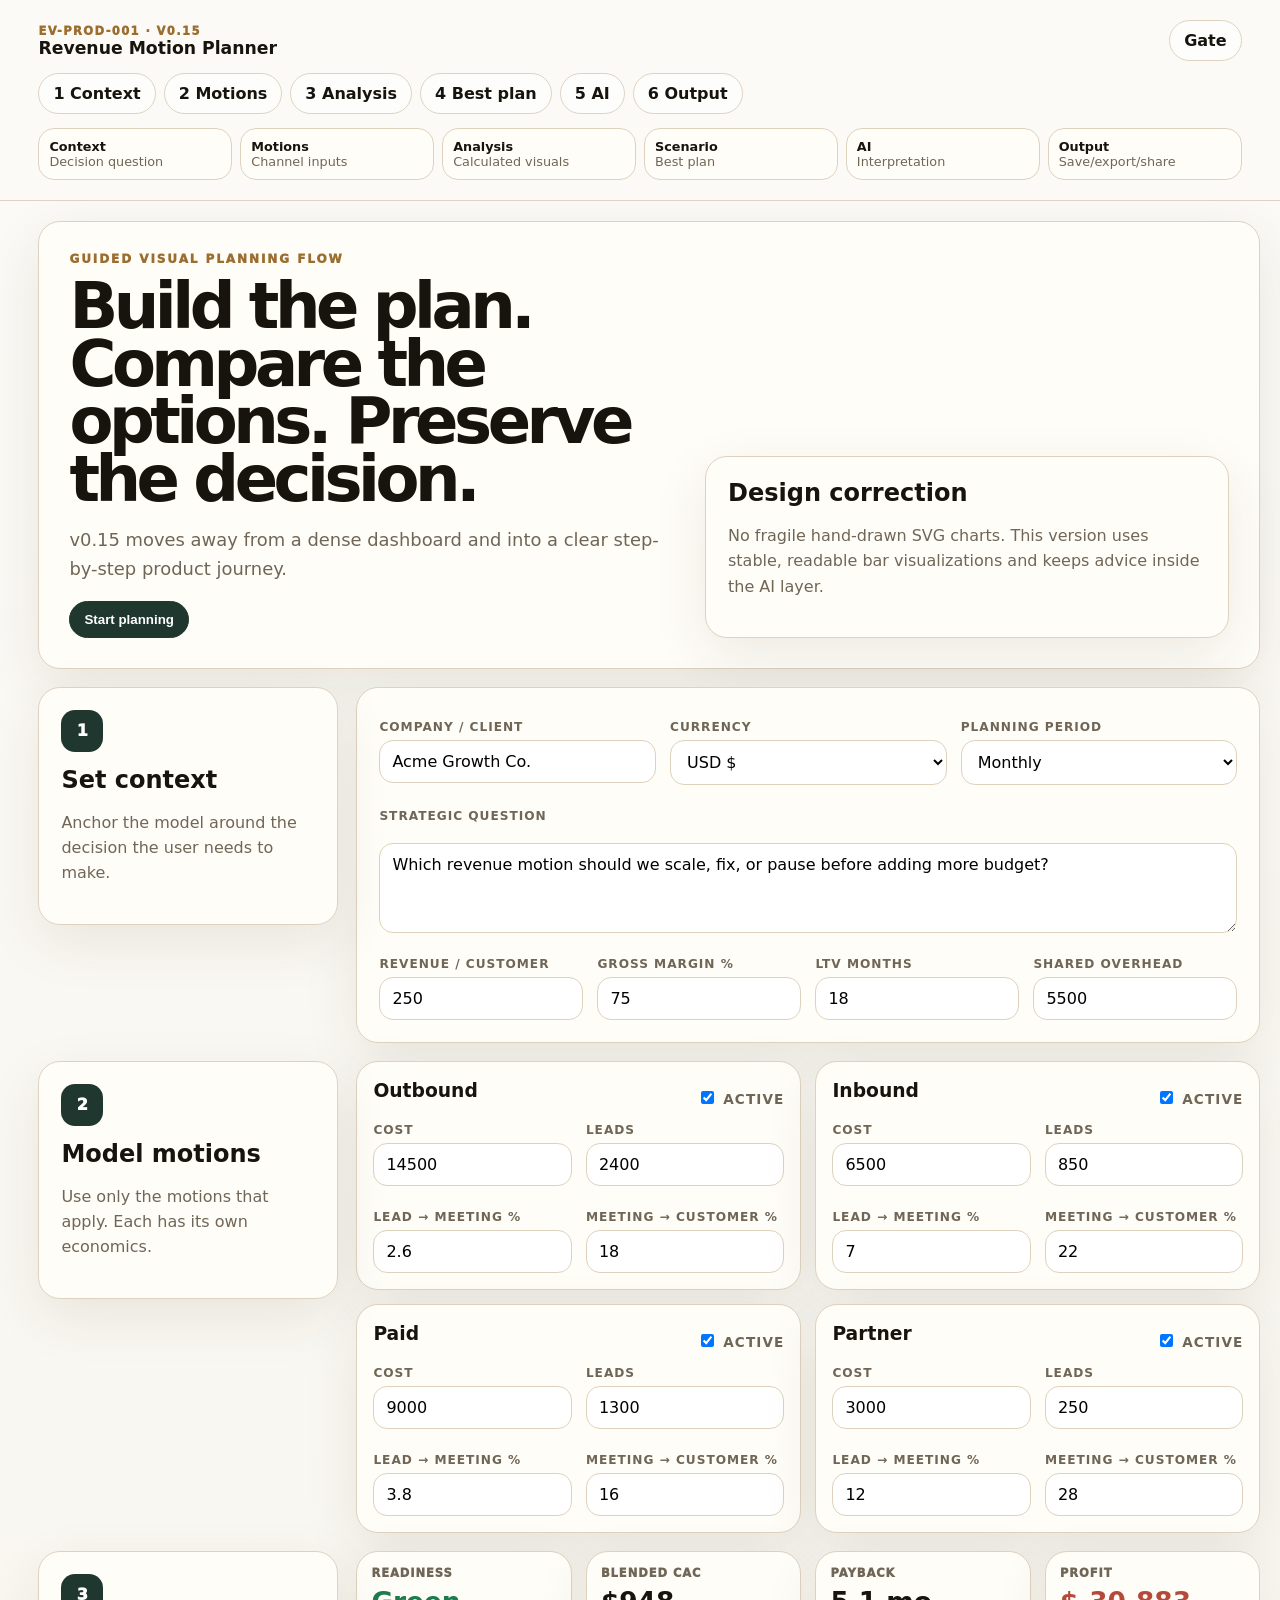
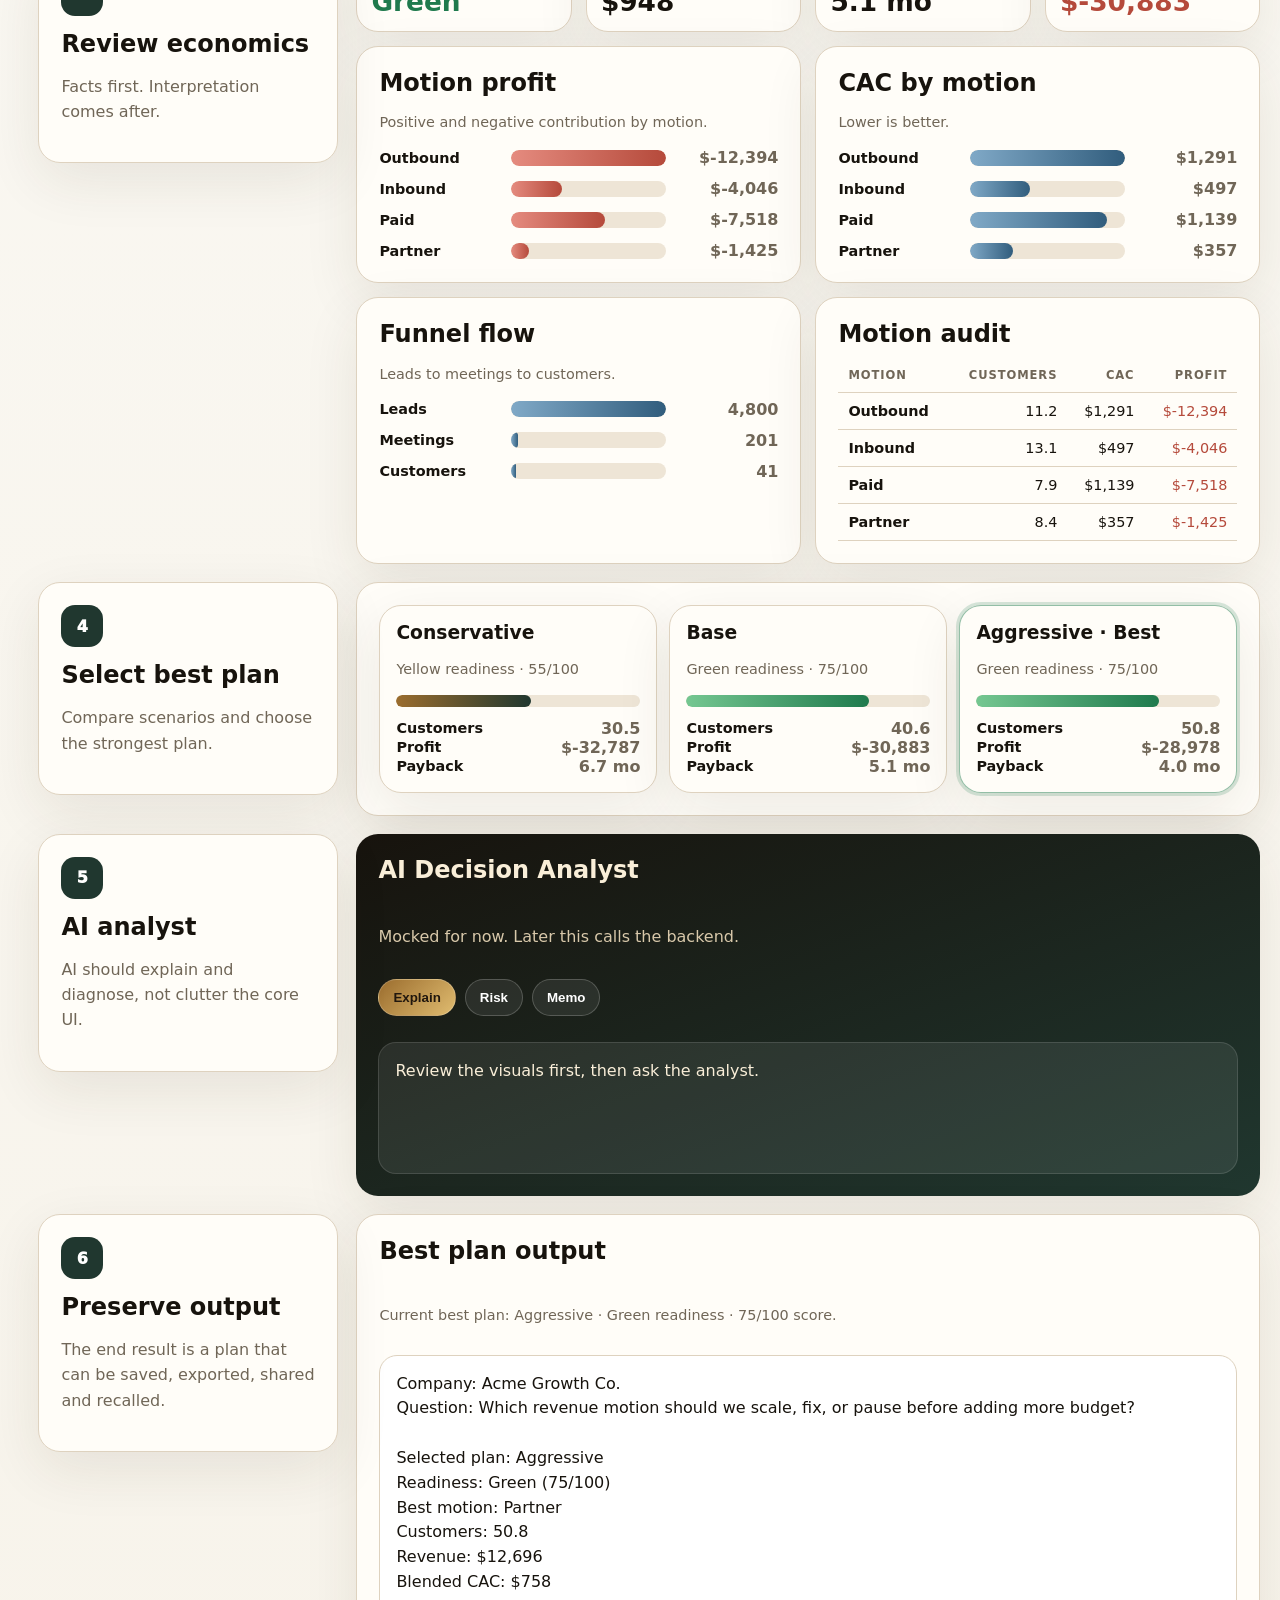
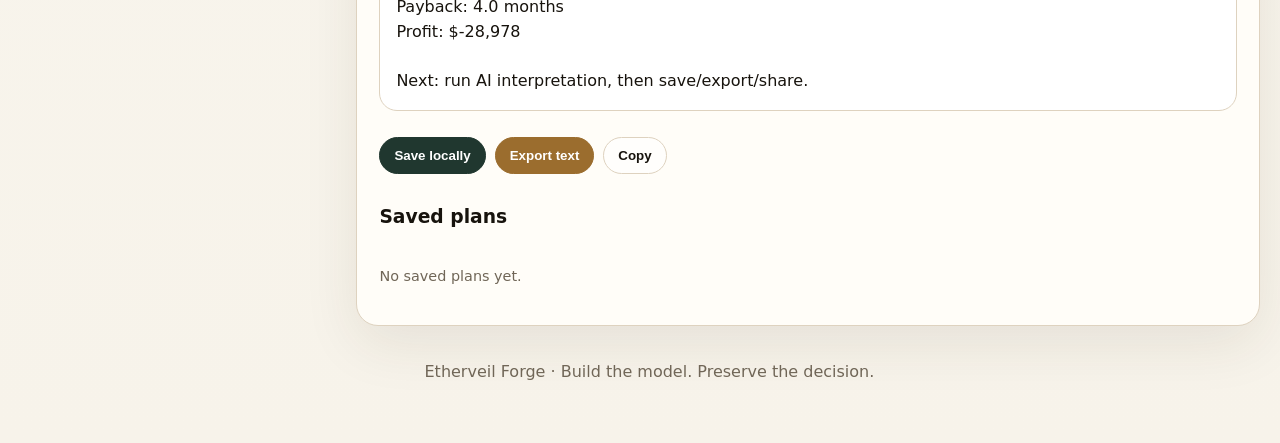
<file: public/simulator-v15.html>
<!doctype html>
<html lang="en">
<head>
<meta charset="utf-8" />
<meta name="viewport" content="width=device-width,initial-scale=1" />
<title>Revenue Motion Planner · v0.15</title>
<style>
:root{--bg:#f7f3ea;--paper:#fffdf8;--ink:#17130d;--muted:#706657;--line:#ded2bf;--soft:#eee5d6;--deep:#20372f;--gold:#9b6d2e;--blue:#315d7d;--green:#1f7a4d;--red:#b54a3b;--amber:#a66d13;--r:22px;--shadow:0 18px 56px rgba(55,43,24,.09)}*{box-sizing:border-box}html{scroll-behavior:smooth}body{margin:0;background:linear-gradient(180deg,#fbfaf6,var(--bg));color:var(--ink);font-family:Inter,system-ui,-apple-system,Segoe UI,sans-serif}.shell{width:min(1320px,100%);margin:auto;padding:20px clamp(16px,3vw,40px)}header{position:sticky;top:0;z-index:40;background:rgba(251,250,246,.92);backdrop-filter:blur(18px);border-bottom:1px solid var(--line)}.top{display:flex;justify-content:space-between;gap:14px;align-items:center}.brand small{display:block;color:var(--gold);font-weight:950;letter-spacing:.12em;text-transform:uppercase;font-size:.72rem}.brand b{font-size:1.08rem}.nav{display:flex;gap:8px;overflow:auto;margin-top:12px}.pill,.btn{border:1px solid var(--line);border-radius:999px;padding:10px 14px;background:rgba(255,255,255,.65);font-weight:850;text-decoration:none;color:var(--ink);white-space:nowrap;cursor:pointer}.btn.primary{background:var(--deep);border-color:var(--deep);color:white}.btn.gold{background:var(--gold);border-color:var(--gold);color:white}.steps{display:grid;grid-template-columns:repeat(6,1fr);gap:8px;margin-top:14px}@media(max-width:900px){.steps{grid-template-columns:repeat(2,1fr)}}.step{border:1px solid var(--line);background:var(--paper);border-radius:16px;padding:10px;color:var(--muted);font-size:.8rem}.step b{display:block;color:var(--ink)}main{display:grid;gap:18px}.hero,.panel,.metric,.box,.motion,.scenario,.final{background:var(--paper);border:1px solid var(--line);border-radius:var(--r);box-shadow:var(--shadow)}.hero{padding:30px;display:grid;grid-template-columns:1.08fr .92fr;gap:20px;align-items:end}@media(max-width:960px){.hero{grid-template-columns:1fr}}.eyebrow{color:var(--gold);font-size:.75rem;text-transform:uppercase;letter-spacing:.16em;font-weight:950;margin-bottom:12px}h1{font-size:clamp(2.25rem,5vw,5.25rem);line-height:.9;letter-spacing:-.07em;margin:0 0 16px}h2,h3{margin:0 0 10px}p{color:var(--muted);line-height:1.58}.lead{font-size:1.12rem;max-width:820px}.stage{display:grid;grid-template-columns:300px 1fr;gap:18px;align-items:start}@media(max-width:1050px){.stage{grid-template-columns:1fr}}.guide{position:sticky;top:170px;padding:22px}@media(max-width:1050px){.guide{position:static}}.num{width:42px;height:42px;border-radius:14px;background:var(--deep);color:white;display:grid;place-items:center;font-weight:950;margin-bottom:14px}.content{display:grid;gap:14px}.panel,.box,.final{padding:22px}.grid2{display:grid;grid-template-columns:1fr 1fr;gap:14px}.grid3{display:grid;grid-template-columns:repeat(3,1fr);gap:14px}.grid4{display:grid;grid-template-columns:repeat(4,1fr);gap:14px}@media(max-width:900px){.grid2,.grid3,.grid4{grid-template-columns:1fr}}label{display:block;color:var(--muted);font-size:.76rem;text-transform:uppercase;letter-spacing:.08em;font-weight:900;margin:10px 0 6px}input,select,textarea{width:100%;border:1px solid var(--line);border-radius:14px;background:white;padding:11px 12px;font:inherit}textarea{min-height:90px}.motions{display:grid;grid-template-columns:repeat(2,1fr);gap:14px}@media(max-width:900px){.motions{grid-template-columns:1fr}}.motion{padding:16px}.motionTop{display:flex;justify-content:space-between;align-items:center}.toggle{font-size:.85rem;color:var(--muted);font-weight:850}.toggle input{width:auto}.metric{padding:14px}.metric span{display:block;color:var(--muted);font-size:.72rem;text-transform:uppercase;letter-spacing:.08em;font-weight:950}.metric strong{display:block;font-size:1.65rem;margin-top:6px}.good{color:var(--green)}.warn{color:var(--amber)}.bad{color:var(--red)}.chartGrid{display:grid;grid-template-columns:1fr 1fr;gap:14px}@media(max-width:1000px){.chartGrid{grid-template-columns:1fr}}.barRows{display:grid;gap:12px}.barRow{display:grid;grid-template-columns:120px 1fr 100px;gap:12px;align-items:center}.barRow b{font-size:.9rem}.track{height:16px;border-radius:999px;background:var(--soft);overflow:hidden}.fill{height:100%;border-radius:999px;background:linear-gradient(90deg,var(--gold),var(--deep));min-width:3px}.fill.green{background:linear-gradient(90deg,#75c791,var(--green))}.fill.red{background:linear-gradient(90deg,#e58b7f,var(--red))}.fill.blue{background:linear-gradient(90deg,#80a9c7,var(--blue))}.val{text-align:right;color:var(--muted);font-weight:850}.note{font-size:.9rem;color:var(--muted)}.scenarios{display:grid;grid-template-columns:repeat(3,1fr);gap:12px}@media(max-width:900px){.scenarios{grid-template-columns:1fr}}.scenario{padding:16px}.scenario.best{outline:3px solid rgba(31,122,77,.18);border-color:rgba(31,122,77,.48)}.score{height:12px;border-radius:999px;background:var(--soft);overflow:hidden;margin:12px 0}.ai{background:linear-gradient(160deg,#17130d,#20372f);color:#f9eed8;border-radius:var(--r);padding:22px;box-shadow:var(--shadow)}.ai p{color:#d8c8aa}.ai .btn{border-color:rgba(255,255,255,.2);background:rgba(255,255,255,.08);color:white}.ai .btn.primary{background:linear-gradient(135deg,var(--gold),#e0bc70);color:#21170e}.aiActions{display:flex;gap:9px;flex-wrap:wrap}.aiOutput{margin-top:12px;background:rgba(255,255,255,.08);border:1px solid rgba(255,255,255,.12);border-radius:18px;padding:16px;min-height:132px;white-space:pre-wrap;line-height:1.55}.finalMemo{border:1px solid var(--line);background:white;border-radius:18px;padding:16px;white-space:pre-wrap;line-height:1.55}.table{width:100%;border-collapse:collapse}th,td{border-bottom:1px solid var(--line);padding:10px;text-align:left;font-size:.9rem}th{color:var(--muted);font-size:.72rem;text-transform:uppercase;letter-spacing:.08em}.right{text-align:right}.footer{text-align:center;color:var(--muted);padding:18px 0 42px}
</style>
</head>
<body>
<header><div class="shell"><div class="top"><div class="brand"><small>EV-PROD-001 · v0.15</small><b>Revenue Motion Planner</b></div><a class="pill" href="/">Gate</a></div><div class="nav"><a class="pill" href="#context">1 Context</a><a class="pill" href="#motions">2 Motions</a><a class="pill" href="#analysis">3 Analysis</a><a class="pill" href="#scenarios">4 Best plan</a><a class="pill" href="#ai">5 AI</a><a class="pill" href="#final">6 Output</a></div><div class="steps"><div class="step"><b>Context</b>Decision question</div><div class="step"><b>Motions</b>Channel inputs</div><div class="step"><b>Analysis</b>Calculated visuals</div><div class="step"><b>Scenario</b>Best plan</div><div class="step"><b>AI</b>Interpretation</div><div class="step"><b>Output</b>Save/export/share</div></div></div></header>
<main class="shell">
<section class="hero"><div><div class="eyebrow">Guided visual planning flow</div><h1>Build the plan. Compare the options. Preserve the decision.</h1><p class="lead">v0.15 moves away from a dense dashboard and into a clear step-by-step product journey.</p><button class="btn primary" onclick="location.hash='context'">Start planning</button></div><div class="panel"><h2>Design correction</h2><p>No fragile hand-drawn SVG charts. This version uses stable, readable bar visualizations and keeps advice inside the AI layer.</p></div></section>
<section class="stage" id="context"><aside class="guide panel"><div class="num">1</div><h2>Set context</h2><p>Anchor the model around the decision the user needs to make.</p></aside><div class="content panel"><div class="grid3"><div><label>Company / client</label><input id="company" value="Acme Growth Co."></div><div><label>Currency</label><select id="currency"><option value="$">USD $</option><option value="€">EUR €</option><option value="£">GBP £</option><option value="₨">PKR ₨</option></select></div><div><label>Planning period</label><select id="period"><option>Monthly</option><option>Quarterly</option><option>Annual</option></select></div></div><label>Strategic question</label><textarea id="question">Which revenue motion should we scale, fix, or pause before adding more budget?</textarea><div class="grid4"><div><label>Revenue / customer</label><input id="arpu" type="number" value="250"></div><div><label>Gross margin %</label><input id="margin" type="number" value="75"></div><div><label>LTV months</label><input id="ltvMonths" type="number" value="18"></div><div><label>Shared overhead</label><input id="sharedCost" type="number" value="5500"></div></div></div></section>
<section class="stage" id="motions"><aside class="guide panel"><div class="num">2</div><h2>Model motions</h2><p>Use only the motions that apply. Each has its own economics.</p></aside><div class="content"><div class="motions" id="motionCards"></div></div></section>
<section class="stage" id="analysis"><aside class="guide panel"><div class="num">3</div><h2>Review economics</h2><p>Facts first. Interpretation comes after.</p></aside><div class="content"><div class="grid4"><div class="metric"><span>Readiness</span><strong id="mReadiness">—</strong></div><div class="metric"><span>Blended CAC</span><strong id="mCac">—</strong></div><div class="metric"><span>Payback</span><strong id="mPayback">—</strong></div><div class="metric"><span>Profit</span><strong id="mProfit">—</strong></div></div><div class="chartGrid"><div class="box"><h2>Motion profit</h2><p class="note">Positive and negative contribution by motion.</p><div class="barRows" id="profitBars"></div></div><div class="box"><h2>CAC by motion</h2><p class="note">Lower is better.</p><div class="barRows" id="cacBars"></div></div><div class="box"><h2>Funnel flow</h2><p class="note">Leads to meetings to customers.</p><div class="barRows" id="funnelBars"></div></div><div class="box"><h2>Motion audit</h2><table class="table"><thead><tr><th>Motion</th><th class="right">Customers</th><th class="right">CAC</th><th class="right">Profit</th></tr></thead><tbody id="motionTable"></tbody></table></div></div></div></section>
<section class="stage" id="scenarios"><aside class="guide panel"><div class="num">4</div><h2>Select best plan</h2><p>Compare scenarios and choose the strongest plan.</p></aside><div class="content panel"><div class="scenarios" id="scenarioCards"></div></div></section>
<section class="stage" id="ai"><aside class="guide panel"><div class="num">5</div><h2>AI analyst</h2><p>AI should explain and diagnose, not clutter the core UI.</p></aside><div class="content ai"><h2>AI Decision Analyst</h2><p>Mocked for now. Later this calls the backend.</p><div class="aiActions"><button class="btn primary" onclick="aiAction('explain')">Explain</button><button class="btn" onclick="aiAction('risk')">Risk</button><button class="btn" onclick="aiAction('memo')">Memo</button></div><div id="aiOutput" class="aiOutput">Review the visuals first, then ask the analyst.</div></div></section>
<section class="stage" id="final"><aside class="guide panel"><div class="num">6</div><h2>Preserve output</h2><p>The end result is a plan that can be saved, exported, shared and recalled.</p></aside><div class="content final"><h2>Best plan output</h2><p id="bestPlanLine" class="note"></p><div class="finalMemo" id="finalMemo"></div><div style="display:flex;gap:9px;flex-wrap:wrap;margin-top:12px"><button class="btn primary" onclick="savePlan()">Save locally</button><button class="btn gold" onclick="exportPlan()">Export text</button><button class="btn" onclick="copyPlan()">Copy</button></div><h3 style="margin-top:18px">Saved plans</h3><div id="savedPlans" class="barRows"></div></div></section>
<div class="footer">Etherveil Forge · Build the model. Preserve the decision.</div>
</main>
<script>
const defs=[['out','Outbound',1,14500,2400,2.6,18],['in','Inbound',1,6500,850,7,22],['paid','Paid',1,9000,1300,3.8,16],['par','Partner',1,3000,250,12,28]];
defs.forEach(d=>document.getElementById('motionCards').insertAdjacentHTML('beforeend',`<div class="motion"><div class="motionTop"><h3>${d[1]}</h3><label class="toggle"><input id="${d[0]}On" type="checkbox" ${d[2]?'checked':''}> Active</label></div><div class="grid2"><div><label>Cost</label><input id="${d[0]}Cost" type="number" value="${d[3]}"></div><div><label>Leads</label><input id="${d[0]}Leads" type="number" value="${d[4]}"></div><div><label>Lead → meeting %</label><input id="${d[0]}Meet" type="number" value="${d[5]}"></div><div><label>Meeting → customer %</label><input id="${d[0]}Win" type="number" value="${d[6]}"></div></div></div>`));
const baseIds=['company','currency','period','question','arpu','margin','ltvMonths','sharedCost'];defs.forEach(d=>baseIds.push(d[0]+'On',d[0]+'Cost',d[0]+'Leads',d[0]+'Meet',d[0]+'Win'));baseIds.forEach(id=>{let e=document.getElementById(id);e.addEventListener('input',calc);e.addEventListener('change',calc)});
const n=id=>Number(document.getElementById(id).value)||0,on=id=>document.getElementById(id).checked,cur=()=>document.getElementById('currency').value,money=v=>cur()+Math.round(v).toLocaleString(),fmt=v=>Math.round(v).toLocaleString(),pct=v=>v/100;
function motions(mult=1){const arpu=n('arpu'),mar=pct(n('margin'));return defs.map(d=>{if(!on(d[0]+'On'))return null;let cost=n(d[0]+'Cost'),leads=n(d[0]+'Leads')*mult,meet=leads*pct(n(d[0]+'Meet')),cust=meet*pct(n(d[0]+'Win')),rev=cust*arpu,gross=rev*mar,profit=gross-cost,cac=cust?cost/cust:0;return {name:d[1],cost,leads,meet,cust,rev,gross,profit,cac}}).filter(Boolean)}
function portfolio(mult=1){let ms=motions(mult),cost=ms.reduce((s,m)=>s+m.cost,0)+n('sharedCost'),cust=ms.reduce((s,m)=>s+m.cust,0),rev=ms.reduce((s,m)=>s+m.rev,0),gross=ms.reduce((s,m)=>s+m.gross,0),profit=gross-cost,cac=cust?cost/cust:0,payback=(cac&&n('arpu'))?cac/(n('arpu')*pct(n('margin'))):0,ltv=n('arpu')*pct(n('margin'))*n('ltvMonths'),ltvCac=cac?ltv/cac:0;return {ms,cost,cust,rev,gross,profit,cac,payback,ltvCac}}
function score(p){let s=0;if(p.cust>=10)s+=20;if(p.profit>0)s+=25;if(p.payback>0&&p.payback<=12)s+=25;if(p.ltvCac>=3)s+=20;if(p.rev>0)s+=10;return s}function status(p){let s=score(p);return s>=75?'Green':s>=45?'Yellow':'Red'}function bar(label,val,max,display,color=''){return `<div class="barRow"><b>${label}</b><div class="track"><div class="fill ${color}" style="width:${Math.max(3,Math.min(100,max?val/max*100:0))}%"></div></div><div class="val">${display}</div></div>`}
function calc(){let p=portfolio(),st=status(p);mReadiness.textContent=st;mReadiness.className=st==='Green'?'good':st==='Yellow'?'warn':'bad';mCac.textContent=p.cust?money(p.cac):'—';mPayback.textContent=p.payback?p.payback.toFixed(1)+' mo':'—';mProfit.textContent=money(p.profit);mProfit.className=p.profit>=0?'good':'bad';let maxP=Math.max(1,...p.ms.map(m=>Math.abs(m.profit))),maxC=Math.max(1,...p.ms.map(m=>m.cac));profitBars.innerHTML=p.ms.map(m=>bar(m.name,Math.abs(m.profit),maxP,money(m.profit),m.profit>=0?'green':'red')).join('');cacBars.innerHTML=p.ms.map(m=>bar(m.name,m.cac,maxC,money(m.cac),'blue')).join('');let leads=p.ms.reduce((s,m)=>s+m.leads,0),meet=p.ms.reduce((s,m)=>s+m.meet,0);funnelBars.innerHTML=[['Leads',leads],['Meetings',meet],['Customers',p.cust]].map(x=>bar(x[0],x[1],leads||1,fmt(x[1]),'blue')).join('');motionTable.innerHTML=p.ms.map(m=>`<tr><td><b>${m.name}</b></td><td class="right">${m.cust.toFixed(1)}</td><td class="right">${money(m.cac)}</td><td class="right ${m.profit>=0?'good':'bad'}">${money(m.profit)}</td></tr>`).join('');drawScenarios();drawFinal();renderSaved()}
function scenarios(){return [['Conservative',.75],['Base',1],['Aggressive',1.25]].map(x=>{let p=portfolio(x[1]);return {name:x[0],p,score:score(p),status:status(p)}})}function best(){return scenarios().sort((a,b)=>b.score-a.score||b.p.profit-a.p.profit)[0]}function drawScenarios(){let b=best();scenarioCards.innerHTML=scenarios().map(s=>`<div class="scenario ${s.name===b.name?'best':''}"><h3>${s.name}${s.name===b.name?' · Best':''}</h3><p class="note">${s.status} readiness · ${s.score}/100</p><div class="score"><div class="fill ${s.status==='Green'?'green':s.status==='Red'?'red':''}" style="width:${s.score}%"></div></div>${bar('Customers',s.p.cust,40,s.p.cust.toFixed(1),'blue')}${bar('Profit',Math.abs(s.p.profit),20000,money(s.p.profit),s.p.profit>=0?'green':'red')}${bar('Payback',Math.max(0,18-s.p.payback),18,s.p.payback.toFixed(1)+' mo')}</div>`).join('')}
function finalText(){let b=best(),p=b.p,top=[...p.ms].sort((a,b)=>b.profit-a.profit)[0]||{name:'—'};return `Company: ${company.value}\nQuestion: ${question.value}\n\nSelected plan: ${b.name}\nReadiness: ${b.status} (${b.score}/100)\nBest motion: ${top.name}\nCustomers: ${p.cust.toFixed(1)}\nRevenue: ${money(p.rev)}\nBlended CAC: ${money(p.cac)}\nPayback: ${p.payback.toFixed(1)} months\nProfit: ${money(p.profit)}\n\nNext: run AI interpretation, then save/export/share.`}function drawFinal(){let b=best();bestPlanLine.textContent=`Current best plan: ${b.name} · ${b.status} readiness · ${b.score}/100 score.`;finalMemo.textContent=finalText()}
function aiAction(t){let tx=finalText();aiOutput.textContent=t==='risk'?`Risk diagnosis\n\n${tx}\n\nInspect weakest motion and highest CAC before scaling.`:t==='memo'?`Decision memo\n\n${tx}\n\nThis will become backend-generated once AI is connected.`:`Analyst readout\n\n${tx}\n\nThe AI layer explains the meaning after the simulator shows the math.`}
function saved(){try{return JSON.parse(localStorage.getItem('ev_v15')||'[]')}catch(e){return[]}}function savePlan(){let a=saved();a.unshift({date:new Date().toLocaleString(),company:company.value,text:finalText()});localStorage.setItem('ev_v15',JSON.stringify(a.slice(0,8)));renderSaved()}function renderSaved(){savedPlans.innerHTML=saved().map((p,i)=>`<div class="scenario"><b>${p.company}</b><p class="note">${p.date}</p><button class="btn" onclick="finalMemo.textContent=saved()[${i}].text">Recall</button></div>`).join('')||'<p class="note">No saved plans yet.</p>'}function copyPlan(){navigator.clipboard&&navigator.clipboard.writeText(finalText())}function exportPlan(){let a=document.createElement('a');a.href='data:text/plain;charset=utf-8,'+encodeURIComponent(finalText());a.download='revenue-motion-plan.txt';a.click()}calc();
</script>
</body>
</html>
</file>
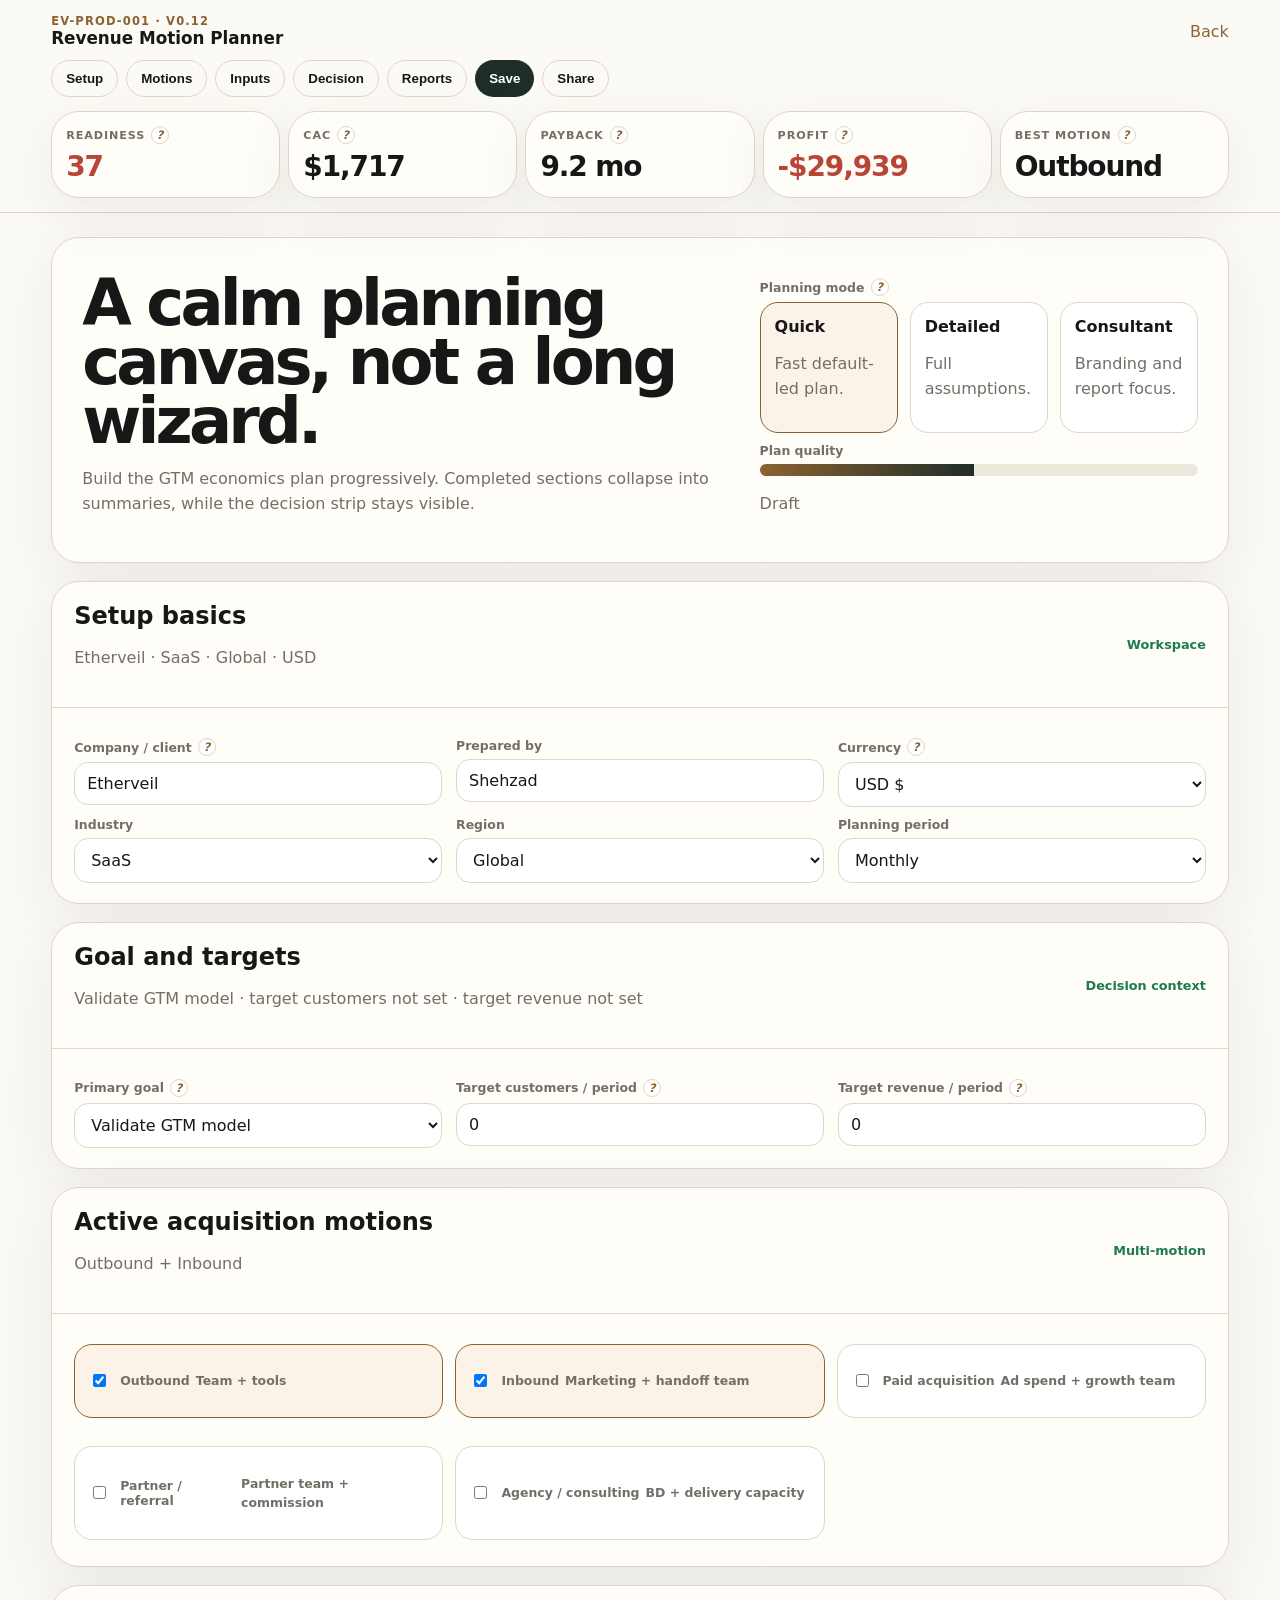
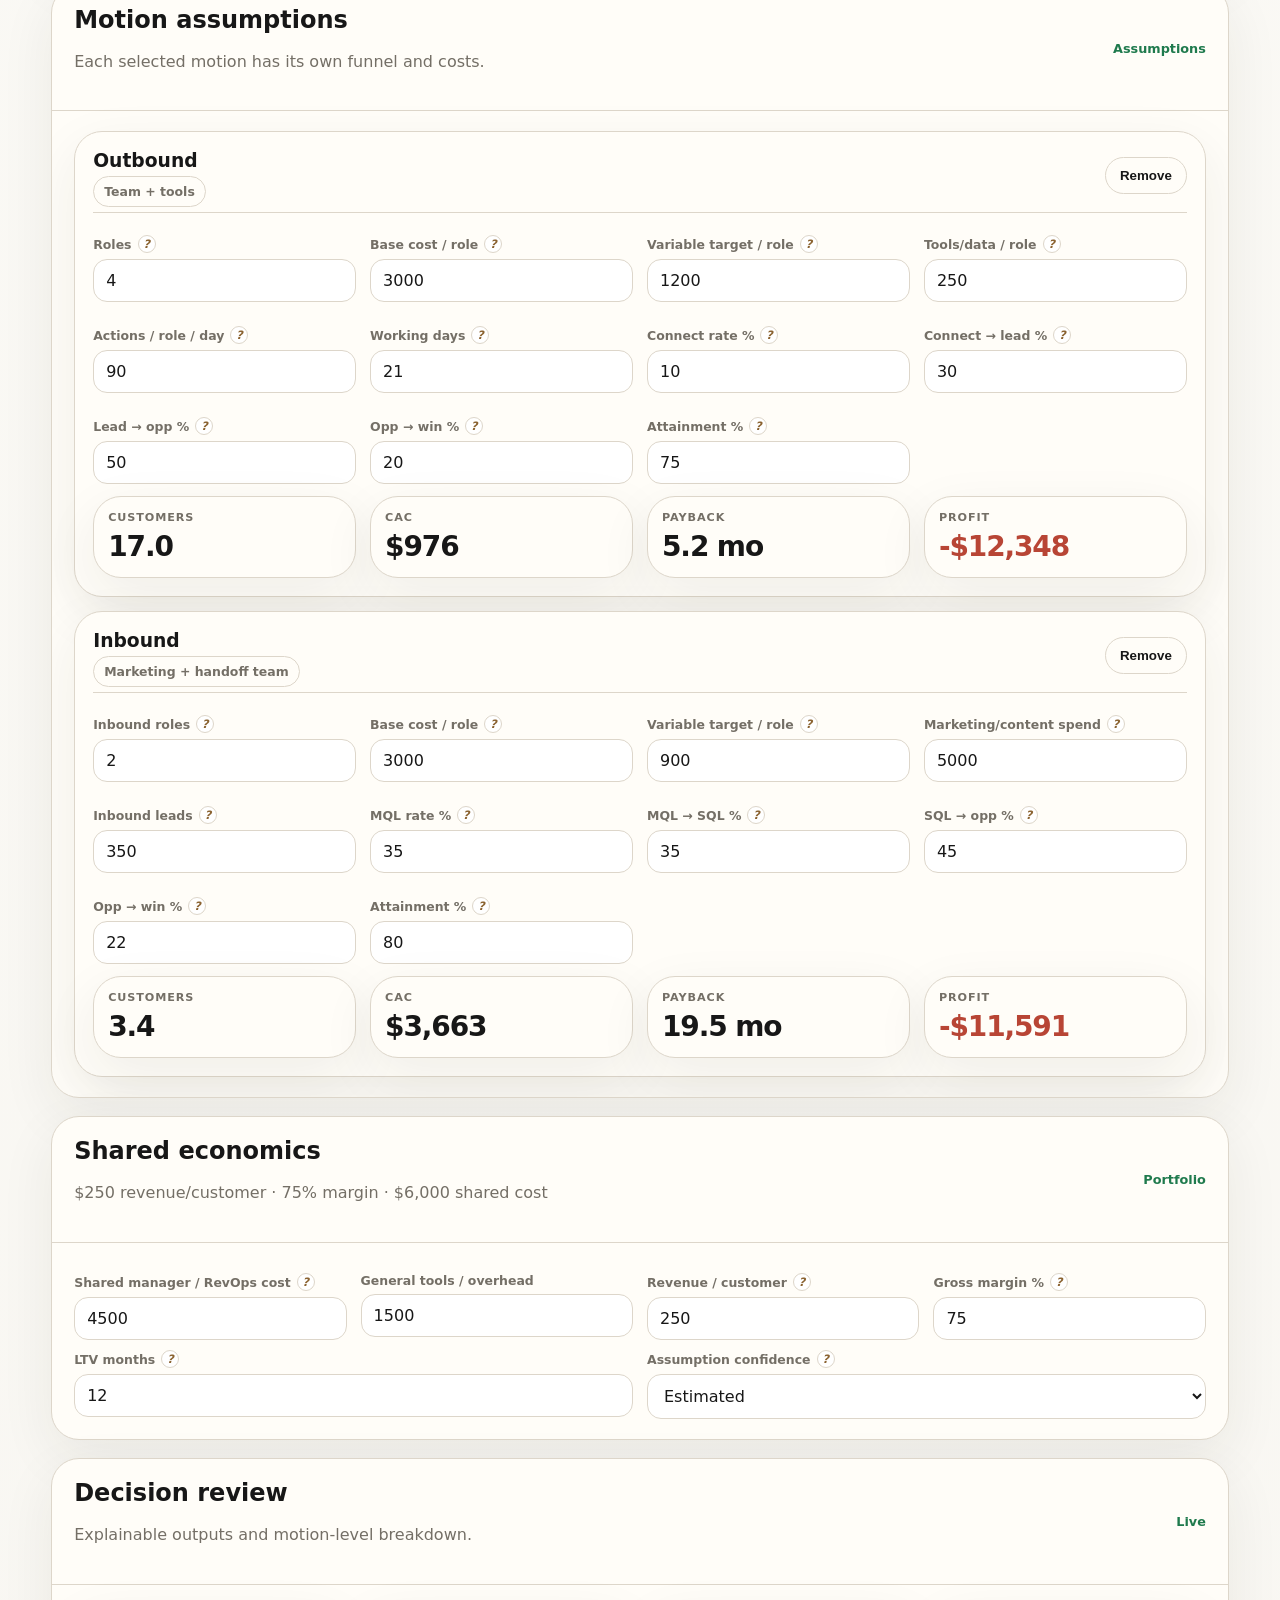
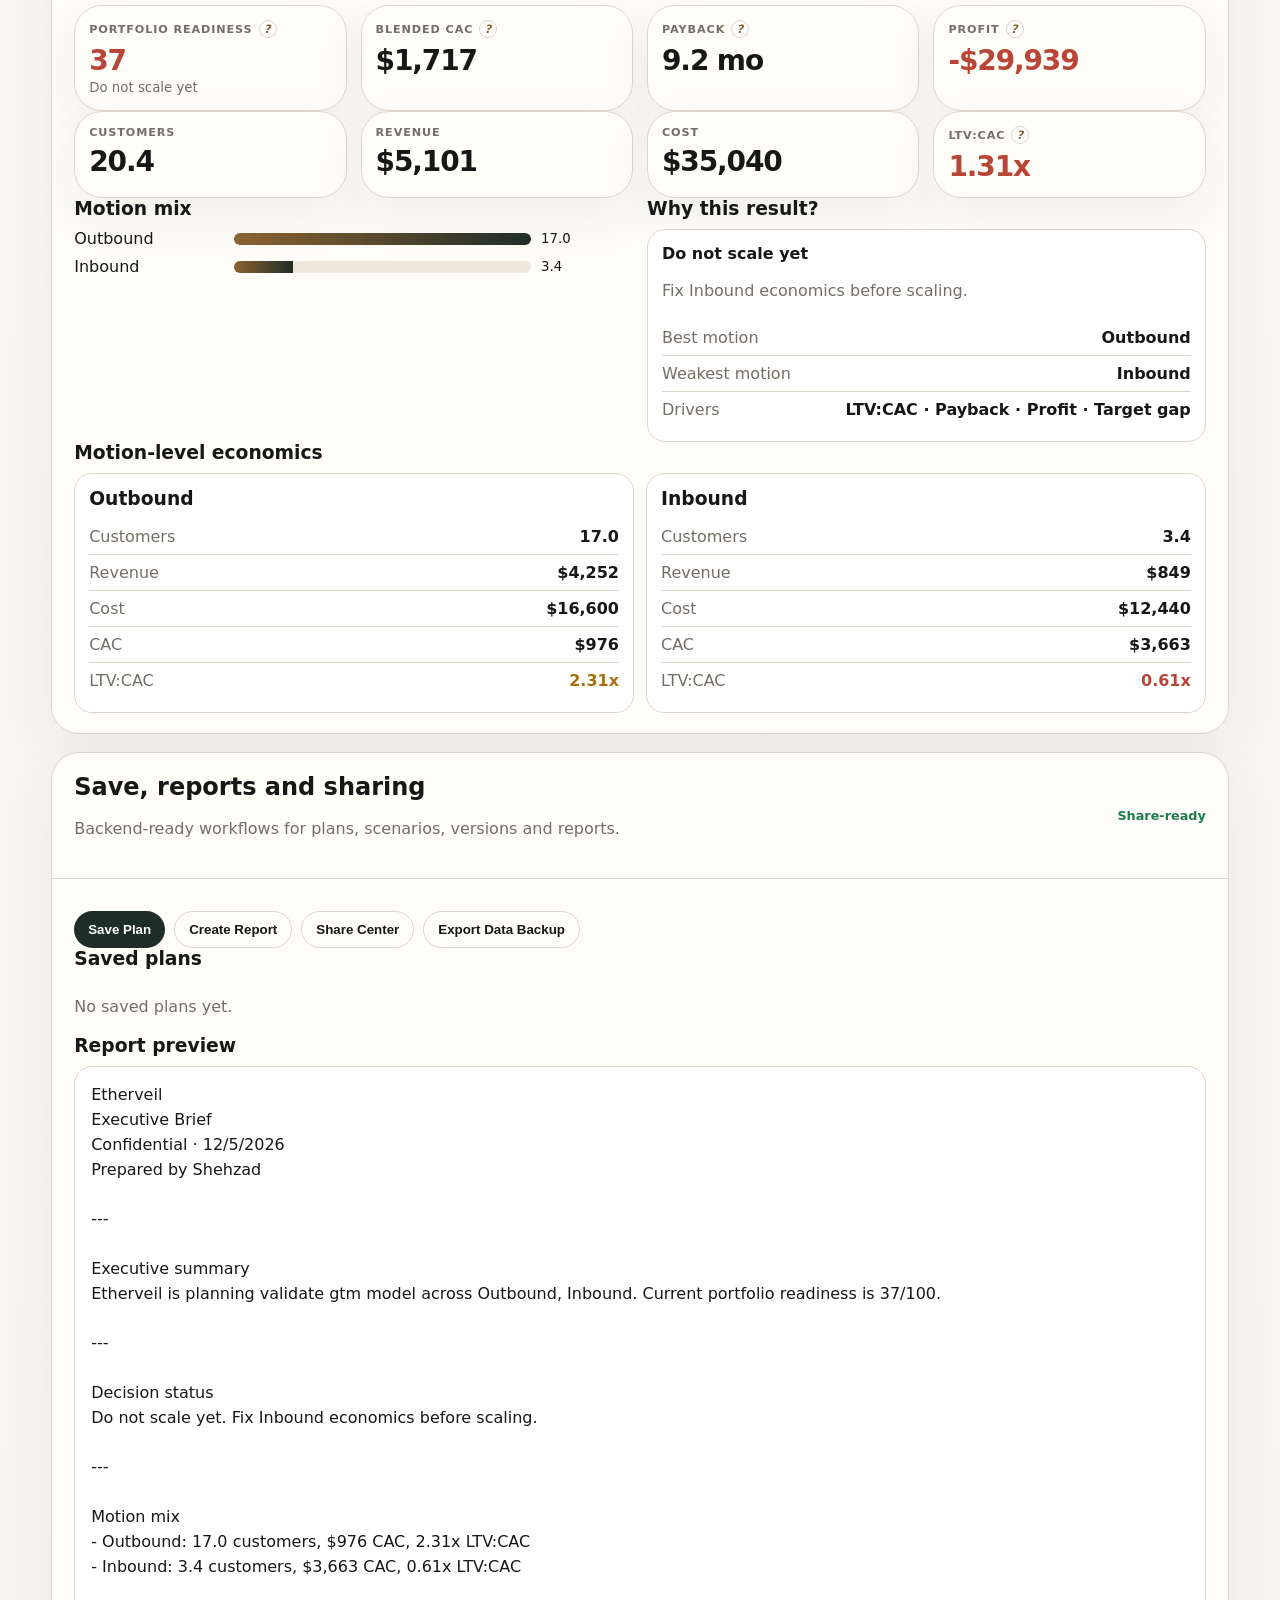
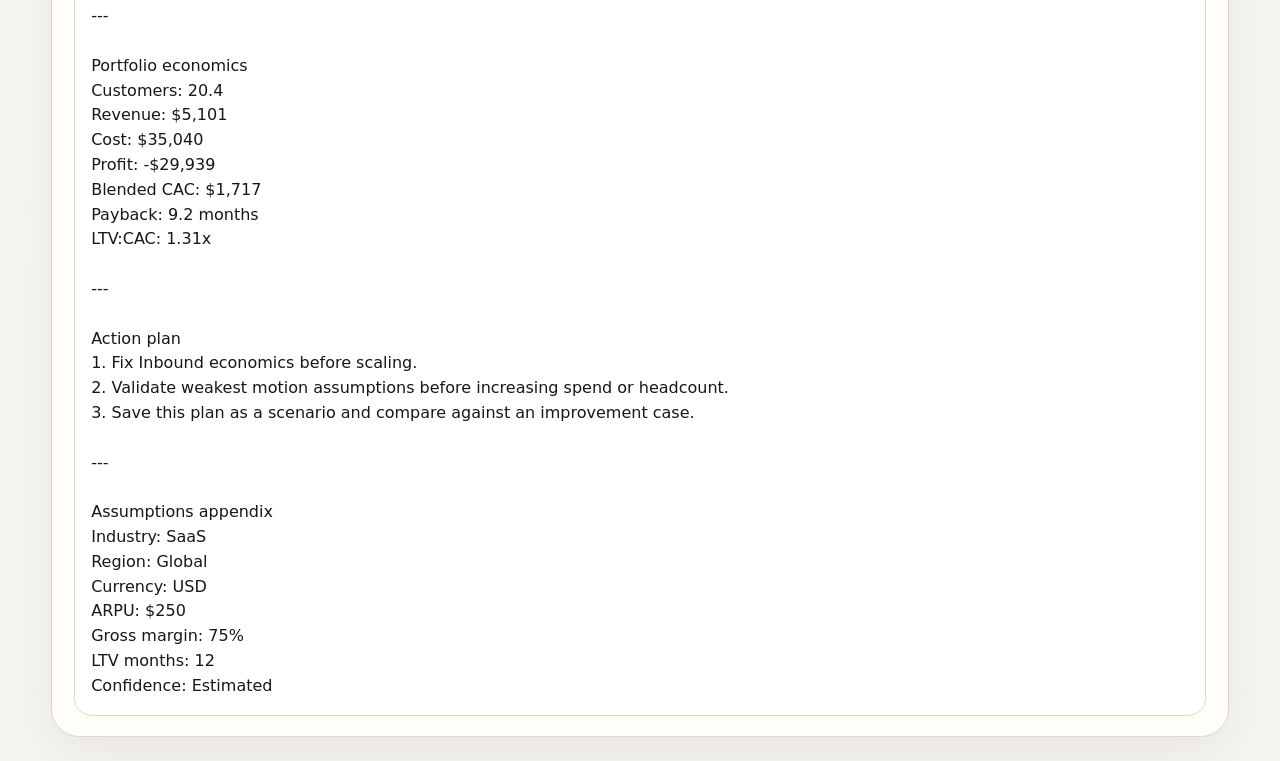
<file: public/simulator.html>
<!doctype html><html lang="en"><head><meta charset="utf-8"><meta name="viewport" content="width=device-width,initial-scale=1"><title>Revenue Motion Planner</title><style>:root{--bg:#f7f5f0;--paper:#fffdf8;--ink:#171717;--muted:#746f66;--line:#ddd6ca;--soft:#eee8dc;--accent:#8b6331;--deep:#1f2d29;--good:#1f7a4d;--warn:#a96f0f;--bad:#b84535}*{box-sizing:border-box}body{margin:0;background:linear-gradient(180deg,#fbfaf6,var(--bg));color:var(--ink);font-family:Inter,system-ui,-apple-system,Segoe UI,sans-serif}header{position:sticky;top:0;z-index:30;background:rgba(251,250,246,.9);backdrop-filter:blur(18px);border-bottom:1px solid var(--line);padding:14px clamp(18px,4vw,52px);display:grid;gap:12px}.top{display:flex;justify-content:space-between;align-items:center}.brand small{display:block;color:var(--accent);font-weight:900;letter-spacing:.1em;text-transform:uppercase;font-size:.72rem}.brand b{font-size:1.05rem}a{color:var(--accent);text-decoration:none}.nav{display:flex;gap:8px;overflow:auto;padding-bottom:2px}.nav button{white-space:nowrap}.decisionStrip{display:grid;grid-template-columns:repeat(5,1fr);gap:8px}@media(max-width:900px){.decisionStrip{grid-template-columns:repeat(2,1fr)}}main{padding:24px clamp(18px,4vw,52px);display:grid;gap:18px}.hero,.section,.metric,.motionCard,.modalCard{background:var(--paper);border:1px solid var(--line);border-radius:28px;box-shadow:0 18px 55px rgba(45,36,24,.07)}.hero{padding:30px;display:grid;grid-template-columns:1.2fr .8fr;gap:20px;align-items:end}@media(max-width:900px){.hero{grid-template-columns:1fr}}h1{font-size:clamp(2.2rem,5vw,5rem);line-height:.92;margin:0 0 12px;letter-spacing:-.06em}h2,h3{margin:0 0 10px}.muted,p,label{color:var(--muted)}p{line-height:1.55}button{border:0;border-radius:999px;background:var(--deep);color:#fff;font-weight:850;padding:10px 14px;cursor:pointer}.ghost{background:transparent;color:var(--ink);border:1px solid var(--line)}.accent{background:var(--accent)}.btns{display:flex;flex-wrap:wrap;gap:9px;margin-top:12px}.section{padding:0;overflow:hidden}summary{cursor:pointer;list-style:none;padding:20px 22px;display:flex;justify-content:space-between;align-items:center;gap:12px}summary::-webkit-details-marker{display:none}.sectionBody{border-top:1px solid var(--line);padding:20px 22px}.done{color:var(--good);font-weight:900;font-size:.8rem}.grid2{display:grid;grid-template-columns:1fr 1fr;gap:14px}.grid3{display:grid;grid-template-columns:repeat(3,1fr);gap:14px}.grid4{display:grid;grid-template-columns:repeat(4,minmax(145px,1fr));gap:14px}@media(max-width:900px){.grid2,.grid3,.grid4{grid-template-columns:1fr}}label{display:flex;align-items:center;gap:6px;font-size:.78rem;font-weight:850;margin:10px 0 6px}input,select,textarea{width:100%;border:1px solid var(--line);border-radius:14px;background:#fff;color:var(--ink);padding:11px 12px;font:inherit}textarea{min-height:92px}.help{width:18px;height:18px;border:1px solid var(--line);border-radius:50%;display:inline-grid;place-items:center;font-size:.72rem;color:var(--accent);background:#fff;cursor:pointer}.metric{padding:14px}.metric span{display:flex;align-items:center;gap:6px;color:var(--muted);font-size:.7rem;text-transform:uppercase;letter-spacing:.08em;font-weight:900}.metric strong{display:block;font-size:1.75rem;margin-top:6px;letter-spacing:-.04em}.metric small{color:var(--muted)}.good{color:var(--good)}.warn{color:var(--warn)}.bad{color:var(--bad)}.planQuality{height:12px;background:var(--soft);border-radius:999px;overflow:hidden}.planQuality div{height:100%;background:linear-gradient(90deg,var(--accent),var(--deep));width:20%}.modeCards{display:grid;grid-template-columns:repeat(3,1fr);gap:12px}@media(max-width:900px){.modeCards{grid-template-columns:1fr}}.modeCard,.motionToggle,.miniCard{border:1px solid var(--line);border-radius:18px;background:#fff;padding:14px}.modeCard.active,.motionToggle.active{border-color:var(--accent);background:#fbf3e7}.motionSelect{display:grid;grid-template-columns:repeat(3,1fr);gap:12px}@media(max-width:900px){.motionSelect{grid-template-columns:1fr}}.motionToggle input{width:auto;margin-right:8px}.motionGrid{display:grid;gap:14px}.motionCard{padding:18px}.motionHead{display:flex;justify-content:space-between;gap:12px;align-items:center;border-bottom:1px solid var(--line);padding-bottom:12px;margin-bottom:12px}.pill{border:1px solid var(--line);border-radius:999px;padding:7px 10px;color:var(--muted);font-size:.78rem;font-weight:800}.row{display:flex;justify-content:space-between;gap:12px;border-top:1px solid var(--line);padding:8px 0}.row:first-of-type{border-top:0}.row span:first-child{color:var(--muted)}.barrow{display:grid;grid-template-columns:150px 1fr 92px;gap:10px;align-items:center;margin:9px 0}.bar{height:12px;background:var(--soft);border-radius:999px;overflow:hidden}.fill{height:100%;background:linear-gradient(90deg,var(--accent),var(--deep));min-width:3px}.scenarioList{display:grid;grid-template-columns:repeat(auto-fit,minmax(230px,1fr));gap:12px}.report{white-space:pre-wrap;background:#fff;border:1px solid var(--line);border-radius:18px;padding:16px;line-height:1.55}.logoPreview{width:78px;height:78px;border:1px dashed var(--line);border-radius:18px;display:grid;place-items:center;overflow:hidden;background:#fff}.logoPreview img{width:100%;height:100%;object-fit:contain}.modal{position:fixed;inset:0;background:rgba(20,20,20,.38);display:none;place-items:center;z-index:80;padding:18px}.modal.show{display:grid}.modalCard{width:min(760px,100%);padding:24px;max-height:88vh;overflow:auto}.sectionChecks{display:grid;grid-template-columns:repeat(2,1fr);gap:8px}@media(max-width:700px){.sectionChecks{grid-template-columns:1fr}}.check{border:1px solid var(--line);border-radius:14px;padding:10px;background:#fff}.check input{width:auto;margin-right:8px}.tooltip{position:fixed;z-index:120;background:#161616;color:#fff;max-width:320px;border-radius:16px;padding:13px 14px;box-shadow:0 20px 70px rgba(0,0,0,.25);display:none;font-size:.9rem;line-height:1.45}.tooltip b{display:block;margin-bottom:5px}.hide{display:none!important}</style></head><body><header><div class="top"><div class="brand"><small>EV-PROD-001 · v0.12</small><b>Revenue Motion Planner</b></div><a href="/">Back</a></div><div class="nav"><button class="ghost" onclick="jump('setup')">Setup</button><button class="ghost" onclick="jump('motions')">Motions</button><button class="ghost" onclick="jump('inputs')">Inputs</button><button class="ghost" onclick="jump('decision')">Decision</button><button class="ghost" onclick="jump('reports')">Reports</button><button onclick="openSaveModal()">Save</button><button class="ghost" onclick="openShareCenter()">Share</button></div><div class="decisionStrip"><div class="metric"><span>Readiness <i class="help" data-help="readiness">?</i></span><strong id="stripReadiness">—</strong></div><div class="metric"><span>CAC <i class="help" data-help="cac">?</i></span><strong id="stripCac">—</strong></div><div class="metric"><span>Payback <i class="help" data-help="payback">?</i></span><strong id="stripPayback">—</strong></div><div class="metric"><span>Profit <i class="help" data-help="profit">?</i></span><strong id="stripProfit">—</strong></div><div class="metric"><span>Best motion <i class="help" data-help="bestMotion">?</i></span><strong id="stripBest">—</strong></div></div></header><main><section class="hero"><div><h1>A calm planning canvas, not a long wizard.</h1><p>Build the GTM economics plan progressively. Completed sections collapse into summaries, while the decision strip stays visible.</p></div><div><label>Planning mode <i class="help" data-help="mode">?</i></label><div class="modeCards"><div class="modeCard active" data-mode="Quick" onclick="setMode('Quick')"><b>Quick</b><p>Fast default-led plan.</p></div><div class="modeCard" data-mode="Detailed" onclick="setMode('Detailed')"><b>Detailed</b><p>Full assumptions.</p></div><div class="modeCard" data-mode="Consultant" onclick="setMode('Consultant')"><b>Consultant</b><p>Branding and report focus.</p></div></div><label>Plan quality</label><div class="planQuality"><div id="qualityBar"></div></div><p id="qualityText">Draft</p></div></section><details class="section" id="setup" open><summary><div><h2>Setup basics</h2><p id="setupSummary">Company, market, period and branding.</p></div><span class="done">Workspace</span></summary><div class="sectionBody"><div class="grid3"><div><label>Company / client <i class="help" data-help="company">?</i></label><input id="company" value="Etherveil"></div><div><label>Prepared by</label><input id="owner" value="Shehzad"></div><div><label>Currency <i class="help" data-help="currency">?</i></label><select id="currency"><option value="USD">USD $</option><option value="EUR">EUR €</option><option value="GBP">GBP £</option><option value="PKR">PKR ₨</option><option value="AED">AED د.إ</option><option value="SAR">SAR ﷼</option></select></div></div><div class="grid3"><div><label>Industry</label><select id="industry"><option>SaaS</option><option>Agency / services</option><option>Restaurant tech</option><option>E-commerce</option><option>Marketplace</option><option>Education / coaching</option><option>Health / wellness</option><option>Local services</option></select></div><div><label>Region</label><select id="region"><option>Global</option><option>United States</option><option>United Kingdom</option><option>Europe</option><option>GCC</option><option>UAE</option><option>Saudi Arabia</option><option>Pakistan</option><option>India</option><option>Southeast Asia</option></select></div><div><label>Planning period</label><select id="period"><option>Monthly</option><option>Quarterly</option><option>6-month plan</option><option>Annual plan</option></select></div></div><div class="grid3 consultantOnly"><div><label>Company logo</label><input type="file" id="logoUpload" accept="image/*"></div><div><label>Brand accent</label><input type="color" id="brandColor" value="#8b6331"></div><div><label>Logo preview</label><div class="logoPreview" id="logoPreview"><span class="muted">Logo</span></div></div></div></div></details><details class="section" id="goal" open><summary><div><h2>Goal and targets</h2><p id="goalSummary">What decision are we trying to make?</p></div><span class="done">Decision context</span></summary><div class="sectionBody"><div class="grid3"><div><label>Primary goal <i class="help" data-help="goal">?</i></label><select id="goalInput"><option>Validate GTM model</option><option>Reduce CAC</option><option>Plan next hire</option><option>Hit revenue target</option><option>Compare motions</option><option>Client strategy</option><option>Investor planning</option></select></div><div><label>Target customers / period <i class="help" data-help="targetCustomers">?</i></label><input id="targetCustomers" type="number" value="0"></div><div><label>Target revenue / period <i class="help" data-help="targetRevenue">?</i></label><input id="targetRevenue" type="number" value="0"></div></div></div></details><details class="section" id="motions" open><summary><div><h2>Active acquisition motions</h2><p id="motionSummary">Select one or more customer acquisition paths.</p></div><span class="done">Multi-motion</span></summary><div class="sectionBody"><div class="motionSelect" id="motionSelect"></div></div></details><details class="section" id="inputs" open><summary><div><h2>Motion assumptions</h2><p>Each selected motion has its own funnel and costs.</p></div><span class="done">Assumptions</span></summary><div class="sectionBody"><div class="motionGrid" id="motionCards"></div></div></details><details class="section" id="costs" open><summary><div><h2>Shared economics</h2><p id="costSummary">Revenue, margin, LTV and shared cost layer.</p></div><span class="done">Portfolio</span></summary><div class="sectionBody"><div class="grid4"><div><label>Shared manager / RevOps cost <i class="help" data-help="sharedCost">?</i></label><input id="sharedCost" type="number" value="4500"></div><div><label>General tools / overhead</label><input id="overhead" type="number" value="1500"></div><div><label>Revenue / customer <i class="help" data-help="arpu">?</i></label><input id="arpu" type="number" value="250"></div><div><label>Gross margin % <i class="help" data-help="margin">?</i></label><input id="margin" type="number" value="75"></div></div><div class="grid2"><div><label>LTV months <i class="help" data-help="ltvMonths">?</i></label><input id="ltvMonths" type="number" value="12"></div><div><label>Assumption confidence <i class="help" data-help="confidence">?</i></label><select id="confidence"><option>Estimated</option><option>Conservative</option><option>Validated</option><option>Aggressive</option></select></div></div></div></details><details class="section" id="decision" open><summary><div><h2>Decision review</h2><p>Explainable outputs and motion-level breakdown.</p></div><span class="done">Live</span></summary><div class="sectionBody"><div class="grid4"><div class="metric"><span>Portfolio readiness <i class="help" data-help="readiness">?</i></span><strong id="readiness">—</strong><small id="readinessText">—</small></div><div class="metric"><span>Blended CAC <i class="help" data-help="cac">?</i></span><strong id="cac">—</strong></div><div class="metric"><span>Payback <i class="help" data-help="payback">?</i></span><strong id="payback">—</strong></div><div class="metric"><span>Profit <i class="help" data-help="profit">?</i></span><strong id="profit">—</strong></div></div><div class="grid4"><div class="metric"><span>Customers</span><strong id="wins">—</strong></div><div class="metric"><span>Revenue</span><strong id="revenue">—</strong></div><div class="metric"><span>Cost</span><strong id="cost">—</strong></div><div class="metric"><span>LTV:CAC <i class="help" data-help="ltvCac">?</i></span><strong id="ltvCac">—</strong></div></div><div class="grid2"><div><h3>Motion mix</h3><div id="mixChart"></div></div><div><h3>Why this result?</h3><div id="decisionText" class="miniCard"></div></div></div><h3>Motion-level economics</h3><div id="motionOutputs" class="scenarioList"></div></div></details><details class="section" id="reports" open><summary><div><h2>Save, reports and sharing</h2><p>Backend-ready workflows for plans, scenarios, versions and reports.</p></div><span class="done">Share-ready</span></summary><div class="sectionBody"><div class="btns"><button onclick="openSaveModal()">Save Plan</button><button class="ghost" onclick="openReportBuilder()">Create Report</button><button class="ghost" onclick="openShareCenter()">Share Center</button><button class="ghost" onclick="exportCurrent()">Export Data Backup</button></div><h3>Saved plans</h3><div id="scenarioList" class="scenarioList"></div><h3>Report preview</h3><div id="report" class="report"></div></div></details></main><div class="tooltip" id="tip"></div><div class="modal" id="saveModal"><div class="modalCard"><h2>Save Plan</h2><div class="grid2"><div><label>Plan / scenario name</label><input id="saveName" value="Base Portfolio Plan"></div><div><label>Save as</label><select id="saveType"><option>New plan</option><option>New scenario in current plan</option><option>New version of current scenario</option></select></div></div><label>Description</label><textarea id="saveDescription">Multi-motion revenue plan for stakeholder review.</textarea><div class="grid2"><div><label>Visibility</label><select id="saveVisibility"><option>Private</option><option>Workspace</option><option>Shared with reviewers</option></select></div><div><label>Status</label><select id="saveStatus"><option>Draft</option><option>Ready for review</option><option>Approved plan</option></select></div></div><div class="btns"><button onclick="saveScenario();closeModal('saveModal')">Save</button><button class="ghost" onclick="closeModal('saveModal')">Cancel</button></div></div></div><div class="modal" id="reportModal"><div class="modalCard"><h2>Report Builder</h2><div class="grid2"><div><label>Report template</label><select id="reportTemplate"><option>Executive Brief</option><option>Client Strategy Report</option><option>Manager Review</option><option>Investor GTM Snapshot</option><option>Board Summary</option><option>Internal Planning Memo</option></select></div><div><label>Confidentiality label</label><select id="confidentiality"><option>Confidential</option><option>Internal</option><option>Client-ready</option><option>Board-ready</option></select></div></div><label>Report sections</label><div class="sectionChecks" id="sectionChecks"></div><div class="btns"><button onclick="renderReport();closeModal('reportModal')">Update report</button><button class="ghost" onclick="copyReport()">Copy report</button><button class="ghost" onclick="downloadReport()">Download report</button></div></div></div><div class="modal" id="shareModal"><div class="modalCard"><h2>Share Center</h2><p>Current prototype supports share links and email drafts. Backend version will add true permissioned sharing.</p><div class="grid2"><div><label>Recipient email</label><input id="shareEmail" placeholder="name@company.com"></div><div><label>Role</label><select id="shareRole"><option>Viewer</option><option>Commenter</option><option>Editor</option></select></div></div><label>Note</label><textarea id="shareNote">Please review this revenue plan and the motion-level assumptions.</textarea><div class="btns"><button onclick="copyShareLink()">Copy report link</button><button class="ghost" onclick="openEmailShare()">Open email draft</button><button class="ghost" onclick="copySummary()">Copy summary</button><button class="ghost" onclick="closeModal('shareModal')">Close</button></div></div></div><script>const help={mode:['Planning mode','Quick hides complexity, Detailed exposes assumptions, Consultant emphasizes branded reporting and sharing.'],readiness:['Portfolio readiness','A planning score based on LTV:CAC, payback, profit, customer volume, and target gap. It is a decision signal, not a guarantee.'],cac:['Blended CAC','Total portfolio acquisition cost divided by total customers won. Includes selected motion costs plus shared costs.'],payback:['CAC payback','How many months of gross profit are needed to recover acquisition cost. Shorter payback gives more room to scale.'],profit:['Profit','Projected revenue minus motion costs and shared costs for the selected planning period.'],ltvCac:['LTV:CAC','Gross lifetime value divided by CAC. A stronger ratio usually means a healthier acquisition motion.'],bestMotion:['Best motion','The active acquisition motion with the strongest LTV:CAC in the current plan.'],company:['Company / client','Used to label the workspace, saved plans, reports, and share links.'],currency:['Currency','Controls how all money outputs are displayed. It does not convert between currencies.'],goal:['Planning goal','Changes how stakeholders read the same model: hiring, CAC reduction, motion comparison, or investor planning.'],targetCustomers:['Target customers','Used to calculate the gap between the current model and the outcome you want.'],targetRevenue:['Target revenue','Alternative target input. The tool converts it into required customers using revenue per customer.'],sharedCost:['Shared costs','Costs that support multiple motions, such as RevOps, management, CRM, or enablement.'],arpu:['Revenue per customer','Average revenue per customer for the planning period. This drives revenue, LTV, payback, and LTV:CAC.'],margin:['Gross margin','The share of revenue retained after delivery/service costs. Used for LTV and payback.'],ltvMonths:['LTV months','Expected customer lifetime in months. Use a conservative value if retention is uncertain.'],confidence:['Assumption confidence','Helps mark whether the model is estimated, conservative, validated, or aggressive.']};const motions={outbound:{name:'Outbound',cost:'Team + tools',fields:[['roles','Roles',4,'People dedicated to outbound.'],['base','Base cost / role',3000,'Fixed monthly compensation per role.'],['variable','Variable target / role',1200,'Expected variable compensation at target attainment.'],['tools','Tools/data / role',250,'Prospecting tools, enrichment, dialer, email tools.'],['actions','Actions / role / day',90,'Calls, emails, LinkedIn touches, or outbound tasks per role per day.'],['days','Working days',21,'Selling days in the planning period.'],['connect','Connect rate %',10,'Percent of actions turning into conversations or replies.'],['lead','Connect → lead %',30,'Percent of conversations becoming qualified leads.'],['opp','Lead → opp %',50,'Percent of qualified leads becoming opportunities.'],['win','Opp → win %',20,'Percent of opportunities becoming customers.'],['attain','Attainment %',75,'Expected productivity against target.']]},inbound:{name:'Inbound',cost:'Marketing + handoff team',fields:[['roles','Inbound roles',2,'People handling inbound response and qualification.'],['base','Base cost / role',3000,'Fixed monthly compensation per role.'],['variable','Variable target / role',900,'Expected variable compensation at target attainment.'],['spend','Marketing/content spend',5000,'Spend that creates inbound demand.'],['leads','Inbound leads',350,'Total inbound leads per period.'],['mql','MQL rate %',35,'Percent of inbound leads that become marketing-qualified.'],['lead','MQL → SQL %',35,'Percent of MQLs becoming sales-qualified leads.'],['opp','SQL → opp %',45,'Percent of SQLs becoming opportunities.'],['win','Opp → win %',22,'Opportunity-to-customer conversion.'],['attain','Attainment %',80,'Expected productivity against target.']]},paid:{name:'Paid acquisition',cost:'Ad spend + growth team',fields:[['roles','Growth/sales roles',2,'People supporting paid acquisition and handoff.'],['base','Base cost / role',3200,'Fixed monthly compensation per role.'],['variable','Variable target / role',800,'Expected variable compensation at target attainment.'],['spend','Ad spend',8000,'Media spend for the period.'],['cpl','Cost per lead',35,'Average cost to create one paid lead.'],['mql','MQL rate %',30,'Percent of paid leads that qualify.'],['lead','MQL → SQL %',30,'Percent of MQLs accepted by sales.'],['opp','SQL → opp %',42,'Percent of SQLs creating opportunities.'],['win','Opp → win %',18,'Opportunity-to-customer conversion.'],['attain','Attainment %',80,'Expected productivity against target.']]},partner:{name:'Partner / referral',cost:'Partner team + commission',fields:[['roles','Partner roles',1,'People managing partners and referrals.'],['base','Base cost / role',3500,'Fixed monthly compensation per role.'],['variable','Variable target / role',900,'Expected variable compensation at target attainment.'],['partners','Active partners',8,'Partners producing leads in the period.'],['leads','Leads / partner',12,'Average leads per active partner.'],['commission','Partner commission %',10,'Commission or payout as a percent of won revenue.'],['partnerCost','Partner enablement cost',1500,'Training, enablement, co-marketing, or platform cost.'],['lead','Referral → lead %',65,'Percent of referrals becoming qualified leads.'],['opp','Lead → opp %',55,'Percent of qualified leads becoming opportunities.'],['win','Opp → win %',28,'Opportunity-to-customer conversion.'],['attain','Attainment %',85,'Expected productivity against target.']]},agency:{name:'Agency / consulting',cost:'BD + delivery capacity',fields:[['roles','BD / closers',2,'People creating and closing service deals.'],['base','Base cost / role',2800,'Fixed monthly compensation per role.'],['variable','Variable target / role',1500,'Expected variable compensation at target attainment.'],['prospects','Prospects / role / month',20,'Qualified target accounts handled per role.'],['connect','Discovery rate %',40,'Percent of prospects reaching discovery.'],['lead','Discovery → proposal %',55,'Percent of discovery calls turning into proposals.'],['opp','Proposal → opp %',60,'Percent of proposals counted as active opportunities.'],['win','Opp → win %',30,'Opportunity-to-customer conversion.'],['attain','Attainment %',85,'Expected productivity against target.']]}};let active=['outbound','inbound'],mode='Quick',logoData='',sections=['Cover page','Executive summary','Decision status','Motion mix','Unit economics','Action plan','Assumptions appendix'];const $=id=>document.getElementById(id),num=id=>Number($(id).value||0),val=id=>$(id).value,store='ev_v012_plans';const cur={USD:'USD',EUR:'EUR',GBP:'GBP',PKR:'PKR',AED:'AED',SAR:'SAR'};function money(x){return new Intl.NumberFormat('en-US',{style:'currency',currency:cur[val('currency')||'USD'],maximumFractionDigits:0}).format(x||0)}function pct(x){return Number(x||0)/100}function jump(id){document.getElementById(id).scrollIntoView({behavior:'smooth',block:'start'})}function setMode(m){mode=m;document.querySelectorAll('.modeCard').forEach(x=>x.classList.toggle('active',x.dataset.mode===m));document.body.dataset.mode=m;document.querySelectorAll('.consultantOnly').forEach(x=>x.classList.toggle('hide',m!=='Consultant'));calc()}function renderSections(){sectionChecks.innerHTML=sections.map(s=>`<label class="check"><input type="checkbox" data-section="${s}" checked>${s}</label>`).join('')}function renderMotionSelect(){motionSelect.innerHTML=Object.entries(motions).map(([k,m])=>`<label class="motionToggle ${active.includes(k)?'active':''}"><input type="checkbox" ${active.includes(k)?'checked':''} onchange="toggleMotion('${k}',this.checked)"><b>${m.name}</b><p>${m.cost}</p></label>`).join('')}function toggleMotion(k,on){if(on&&!active.includes(k))active.push(k);if(!on)active=active.filter(x=>x!==k);renderMotionSelect();renderMotionCards();calc()}function renderMotionCards(){motionCards.innerHTML=active.map(k=>{const m=motions[k];return`<div class="motionCard"><div class="motionHead"><div><h3>${m.name}</h3><span class="pill">${m.cost}</span></div><button class="ghost" onclick="toggleMotion('${k}',false)">Remove</button></div><div class="grid4">${m.fields.map(f=>`<div><label>${f[1]} <i class="help" data-title="${f[1]}" data-text="${f[3]}">?</i></label><input id="${k}_${f[0]}" type="number" value="${$(k+'_'+f[0])?.value??f[2]}"></div>`).join('')}</div><div id="${k}_out" class="grid4" style="margin-top:12px"></div></div>`}).join('');active.forEach(k=>motions[k].fields.forEach(f=>$(k+'_'+f[0]).addEventListener('input',calc)));wireHelp()}function mval(k,f){return Number($(k+'_'+f)?.value||0)}function calcMotion(k){let roles=mval(k,'roles'),base=mval(k,'base'),variable=mval(k,'variable'),att=pct(mval(k,'attain')),top=0,first=0,leads=0,opps=0,wins=0,cost=roles*(base+variable*att);if(k==='outbound'){cost+=roles*mval(k,'tools');top=roles*mval(k,'actions')*mval(k,'days');first=top*pct(mval(k,'connect'));leads=first*pct(mval(k,'lead'));opps=leads*pct(mval(k,'opp'));wins=opps*pct(mval(k,'win'))*att}else if(k==='inbound'){cost+=mval(k,'spend');top=mval(k,'leads');first=top*pct(mval(k,'mql'));leads=first*pct(mval(k,'lead'));opps=leads*pct(mval(k,'opp'));wins=opps*pct(mval(k,'win'))*att}else if(k==='paid'){cost+=mval(k,'spend');top=mval(k,'cpl')?mval(k,'spend')/mval(k,'cpl'):0;first=top*pct(mval(k,'mql'));leads=first*pct(mval(k,'lead'));opps=leads*pct(mval(k,'opp'));wins=opps*pct(mval(k,'win'))*att}else if(k==='partner'){top=mval(k,'partners')*mval(k,'leads');first=top;leads=first*pct(mval(k,'lead'));opps=leads*pct(mval(k,'opp'));wins=opps*pct(mval(k,'win'))*att;cost+=mval(k,'partnerCost')+wins*num('arpu')*pct(mval(k,'commission'))}else{top=roles*mval(k,'prospects');first=top*pct(mval(k,'connect'));leads=first*pct(mval(k,'lead'));opps=leads*pct(mval(k,'opp'));wins=opps*pct(mval(k,'win'))*att}let revenue=wins*num('arpu'),profit=revenue-cost,cac=wins?cost/wins:0,gpc=num('arpu')*pct(num('margin')),ltv=num('arpu')*pct(num('margin'))*num('ltvMonths'),ltvCac=cac?ltv/cac:0,payback=gpc?cac/gpc:0;return{key:k,name:motions[k].name,top,first,leads,opps,wins,cost,revenue,profit,cac,ltvCac,payback}}function portfolio(){let ms=active.map(calcMotion),shared=num('sharedCost')+num('overhead'),wins=ms.reduce((a,b)=>a+b.wins,0),revenue=ms.reduce((a,b)=>a+b.revenue,0),cost=ms.reduce((a,b)=>a+b.cost,0)+shared,profit=revenue-cost,cac=wins?cost/wins:0,gpc=num('arpu')*pct(num('margin')),ltv=num('arpu')*pct(num('margin'))*num('ltvMonths'),ltvCac=cac?ltv/cac:0,payback=gpc?cac/gpc:0;return{ms,shared,wins,revenue,cost,profit,cac,ltvCac,payback}}function score(p){let s=0;if(p.ltvCac>=3)s+=30;else if(p.ltvCac>=1.5)s+=15;if(p.payback<=6)s+=25;else if(p.payback<=12)s+=12;if(p.profit>0)s+=20;if(p.wins>=5)s+=15;else if(p.wins>=1)s+=6;let need=Math.max(num('targetCustomers'),num('targetRevenue')&&num('arpu')?num('targetRevenue')/num('arpu'):0);if(!need||p.wins>=need)s+=10;else if((need-p.wins)/need<.35)s+=5;return Math.round(s)}function decision(p,sc){let best=[...p.ms].sort((a,b)=>b.ltvCac-a.ltvCac)[0],worst=[...p.ms].sort((a,b)=>a.ltvCac-b.ltvCac)[0],status=sc>=75?'Ready to scale':sc>=45?'Scale carefully':'Do not scale yet',move=sc<45?`Fix ${worst?.name||'weak'} economics before scaling.`:`Prioritize ${best?.name||'best'} while improving ${worst?.name||'weak'} bottlenecks.`;return{status,move,best,worst}}function calc(){const p=portfolio(),sc=score(p),d=decision(p,sc);window.latest={p,sc,d};stripReadiness.textContent=sc;stripReadiness.className=sc>=75?'good':sc>=45?'warn':'bad';stripCac.textContent=money(p.cac);stripPayback.textContent=p.payback.toFixed(1)+' mo';stripProfit.textContent=money(p.profit);stripProfit.className=p.profit>=0?'good':'bad';stripBest.textContent=d.best?.name||'—';readiness.textContent=sc;readiness.className=stripReadiness.className;readinessText.textContent=d.status;cac.textContent=money(p.cac);payback.textContent=p.payback.toFixed(1)+' mo';profit.textContent=money(p.profit);profit.className=p.profit>=0?'good':'bad';wins.textContent=p.wins.toFixed(1);revenue.textContent=money(p.revenue);cost.textContent=money(p.cost);ltvCac.textContent=p.ltvCac.toFixed(2)+'x';ltvCac.className=p.ltvCac>=3?'good':p.ltvCac>=1.5?'warn':'bad';decisionText.innerHTML=`<b>${d.status}</b><p>${d.move}</p><div class="row"><span>Best motion</span><b>${d.best?.name||'—'}</b></div><div class="row"><span>Weakest motion</span><b>${d.worst?.name||'—'}</b></div><div class="row"><span>Drivers</span><b>LTV:CAC · Payback · Profit · Target gap</b></div>`;setupSummary.textContent=`${val('company')} · ${val('industry')} · ${val('region')} · ${val('currency')}`;goalSummary.textContent=`${val('goalInput')} · target customers ${num('targetCustomers')||'not set'} · target revenue ${num('targetRevenue')?money(num('targetRevenue')):'not set'}`;motionSummary.textContent=active.map(k=>motions[k].name).join(' + ');costSummary.textContent=`${money(num('arpu'))} revenue/customer · ${num('margin')}% margin · ${money(num('sharedCost')+num('overhead'))} shared cost`;qualityBar.style.width=Math.min(100,25+active.length*12+(logoData?12:0)+(saved().length?12:0))+'%';qualityText.textContent=saved().length?'Share-ready':logoData?'Review-ready':'Draft';renderMotionOutputs(p);renderMix(p);renderReport();renderSaved()}function renderMotionOutputs(p){motionOutputs.innerHTML=p.ms.map(x=>`<div class="miniCard"><h3>${x.name}</h3><div class="row"><span>Customers</span><b>${x.wins.toFixed(1)}</b></div><div class="row"><span>Revenue</span><b>${money(x.revenue)}</b></div><div class="row"><span>Cost</span><b>${money(x.cost)}</b></div><div class="row"><span>CAC</span><b>${money(x.cac)}</b></div><div class="row"><span>LTV:CAC</span><b class="${x.ltvCac>=3?'good':x.ltvCac>=1.5?'warn':'bad'}">${x.ltvCac.toFixed(2)}x</b></div></div>`).join('');p.ms.forEach(x=>{let o=$(x.key+'_out');if(o)o.innerHTML=`<div class="metric"><span>Customers</span><strong>${x.wins.toFixed(1)}</strong></div><div class="metric"><span>CAC</span><strong>${money(x.cac)}</strong></div><div class="metric"><span>Payback</span><strong>${x.payback.toFixed(1)} mo</strong></div><div class="metric"><span>Profit</span><strong class="${x.profit>=0?'good':'bad'}">${money(x.profit)}</strong></div>`})}function bw(x,max){return Math.max(2,Math.min(100,max?x/max*100:2))}function renderMix(p){let max=Math.max(...p.ms.map(x=>x.wins),1);mixChart.innerHTML=p.ms.map(x=>`<div class="barrow"><span>${x.name}</span><div class="bar"><div class="fill" style="width:${bw(x.wins,max)}%"></div></div><small>${x.wins.toFixed(1)}</small></div>`).join('')}function currentState(){let d={company:val('company'),owner:val('owner'),currency:val('currency'),industry:val('industry'),region:val('region'),period:val('period'),goalInput:val('goalInput'),targetCustomers:num('targetCustomers'),targetRevenue:num('targetRevenue'),arpu:num('arpu'),margin:num('margin'),ltvMonths:num('ltvMonths'),sharedCost:num('sharedCost'),overhead:num('overhead'),confidence:val('confidence'),brandColor:val('brandColor'),logoData,active:[...active],motions:{}};active.forEach(k=>{d.motions[k]={};motions[k].fields.forEach(f=>d.motions[k][f[0]]=mval(k,f[0]))});return d}function applyState(d){['company','owner','currency','industry','region','period','goalInput','targetCustomers','targetRevenue','arpu','margin','ltvMonths','sharedCost','overhead','confidence','brandColor'].forEach(k=>{if(d[k]!==undefined&&$(k))$(k).value=d[k]});logoData=d.logoData||'';if(logoData)logoPreview.innerHTML=`<img src="${logoData}">`;active=d.active||active;renderMotionSelect();renderMotionCards();setTimeout(()=>{active.forEach(k=>{if(d.motions&&d.motions[k])Object.entries(d.motions[k]).forEach(([f,v])=>$(k+'_'+f)&&($(k+'_'+f).value=v))});calc()},0)}function selectedSections(){return[...document.querySelectorAll('[data-section]')].filter(x=>x.checked).map(x=>x.dataset.section)}function reportText(){let {p,sc,d}=window.latest||{p:portfolio(),sc:0,d:{}};let s=selectedSections(),parts=[];if(s.includes('Cover page'))parts.push(`${val('company')}\n${val('reportTemplate')}\n${val('confidentiality')} · ${new Date().toLocaleDateString()}\nPrepared by ${val('owner')}`);if(s.includes('Executive summary'))parts.push(`Executive summary\n${val('company')} is planning ${val('goalInput').toLowerCase()} across ${active.map(k=>motions[k].name).join(', ')}. Current portfolio readiness is ${sc}/100.`);if(s.includes('Decision status'))parts.push(`Decision status\n${d.status}. ${d.move}`);if(s.includes('Motion mix'))parts.push(`Motion mix\n${p.ms.map(x=>`- ${x.name}: ${x.wins.toFixed(1)} customers, ${money(x.cac)} CAC, ${x.ltvCac.toFixed(2)}x LTV:CAC`).join('\n')}`);if(s.includes('Unit economics'))parts.push(`Portfolio economics\nCustomers: ${p.wins.toFixed(1)}\nRevenue: ${money(p.revenue)}\nCost: ${money(p.cost)}\nProfit: ${money(p.profit)}\nBlended CAC: ${money(p.cac)}\nPayback: ${p.payback.toFixed(1)} months\nLTV:CAC: ${p.ltvCac.toFixed(2)}x`);if(s.includes('Action plan'))parts.push(`Action plan\n1. ${d.move}\n2. Validate weakest motion assumptions before increasing spend or headcount.\n3. Save this plan as a scenario and compare against an improvement case.`);if(s.includes('Assumptions appendix'))parts.push(`Assumptions appendix\nIndustry: ${val('industry')}\nRegion: ${val('region')}\nCurrency: ${val('currency')}\nARPU: ${money(num('arpu'))}\nGross margin: ${num('margin')}%\nLTV months: ${num('ltvMonths')}\nConfidence: ${val('confidence')}`);return parts.join('\n\n---\n\n')}function renderReport(){report.textContent=reportText()}function openModal(id){$(id).classList.add('show')}function closeModal(id){$(id).classList.remove('show')}function openSaveModal(){saveName.value=val('company')+' - '+val('goalInput');openModal('saveModal')}function openReportBuilder(){openModal('reportModal')}function openShareCenter(){openModal('shareModal')}function handleLogo(e){let f=e.target.files[0];if(!f)return;let r=new FileReader();r.onload=()=>{logoData=r.result;logoPreview.innerHTML=`<img src="${logoData}">`;calc()};r.readAsDataURL(f)}function saved(){try{return JSON.parse(localStorage.getItem(store))||[]}catch(e){return[]}}function write(x){localStorage.setItem(store,JSON.stringify(x));renderSaved()}function saveScenario(){let all=saved();all.push({id:Date.now().toString(),name:val('saveName')||val('company')+' - '+val('goalInput'),type:val('saveType'),description:val('saveDescription'),visibility:val('saveVisibility'),status:val('saveStatus'),createdAt:new Date().toISOString(),state:currentState()});write(all);calc()}function renderSaved(){scenarioList.innerHTML=saved().map(s=>`<div class="miniCard"><h3>${s.name}</h3><p>${s.type} · ${s.status}<br>${new Date(s.createdAt).toLocaleDateString()}</p><div class="btns"><button class="ghost" onclick="loadScenario('${s.id}')">Open</button><button class="ghost" onclick="deleteScenario('${s.id}')">Delete</button></div></div>`).join('')||'<p class="muted">No saved plans yet.</p>'}function loadScenario(id){let s=saved().find(x=>x.id===id);if(s)applyState(s.state)}function deleteScenario(id){write(saved().filter(x=>x.id!==id));calc()}function exportCurrent(){let blob=new Blob([JSON.stringify({version:'0.12.0',state:currentState()},null,2)],{type:'application/json'}),url=URL.createObjectURL(blob),a=document.createElement('a');a.href=url;a.download='revenue-plan-backup.json';a.click();URL.revokeObjectURL(url)}function copyShareLink(){let payload=btoa(unescape(encodeURIComponent(JSON.stringify({state:currentState()}))));navigator.clipboard.writeText(location.origin+location.pathname+'#plan='+payload)}function copySummary(){navigator.clipboard.writeText(reportText())}function copyReport(){navigator.clipboard.writeText(reportText())}function openEmailShare(){let email=val('shareEmail'),subject=encodeURIComponent('Revenue plan review: '+val('company')),body=encodeURIComponent(val('shareNote')+'\n\n'+reportText());location.href=`mailto:${email}?subject=${subject}&body=${body}`}function downloadReport(){let blob=new Blob([reportText()],{type:'text/plain'}),url=URL.createObjectURL(blob),a=document.createElement('a');a.href=url;a.download='branded-revenue-plan-report.txt';a.click();URL.revokeObjectURL(url)}function loadHash(){if(location.hash.startsWith('#plan=')){try{let o=JSON.parse(decodeURIComponent(escape(atob(location.hash.replace('#plan=','')))));if(o.state)applyState(o.state)}catch(e){}}}function wireHelp(){document.querySelectorAll('.help').forEach(h=>{h.onclick=e=>{e.stopPropagation();let key=h.dataset.help,title=h.dataset.title,text=h.dataset.text,content=key?help[key]:[title,text];tip.innerHTML=`<b>${content[0]}</b>${content[1]}`;tip.style.left=Math.min(window.innerWidth-340,e.clientX+12)+'px';tip.style.top=Math.min(window.innerHeight-140,e.clientY+12)+'px';tip.style.display='block'};h.onmouseenter=h.onclick})}document.addEventListener('click',()=>tip.style.display='none');function init(){renderSections();renderMotionSelect();renderMotionCards();document.querySelectorAll('input,select,textarea').forEach(x=>x.addEventListener('input',calc));logoUpload.addEventListener('change',handleLogo);setMode('Quick');loadHash();wireHelp();calc()}init();</script></body></html>
</file>
